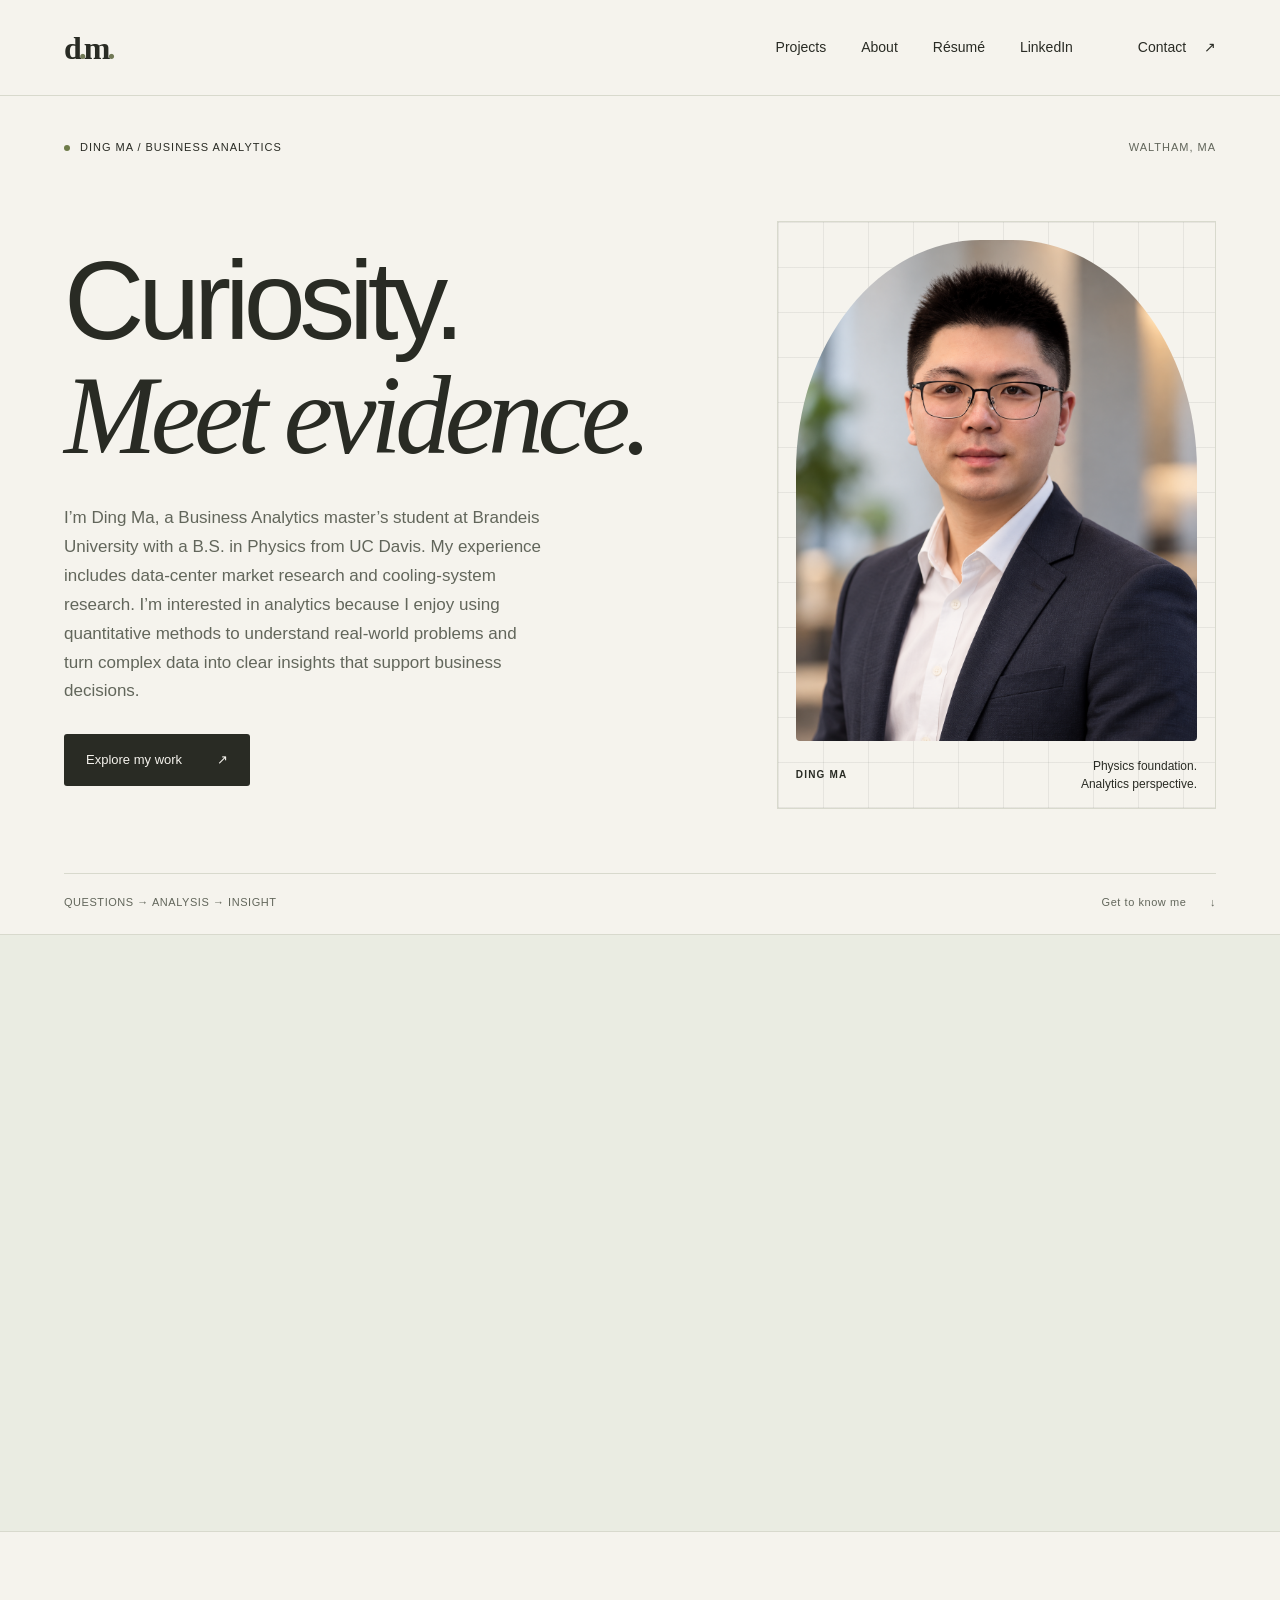
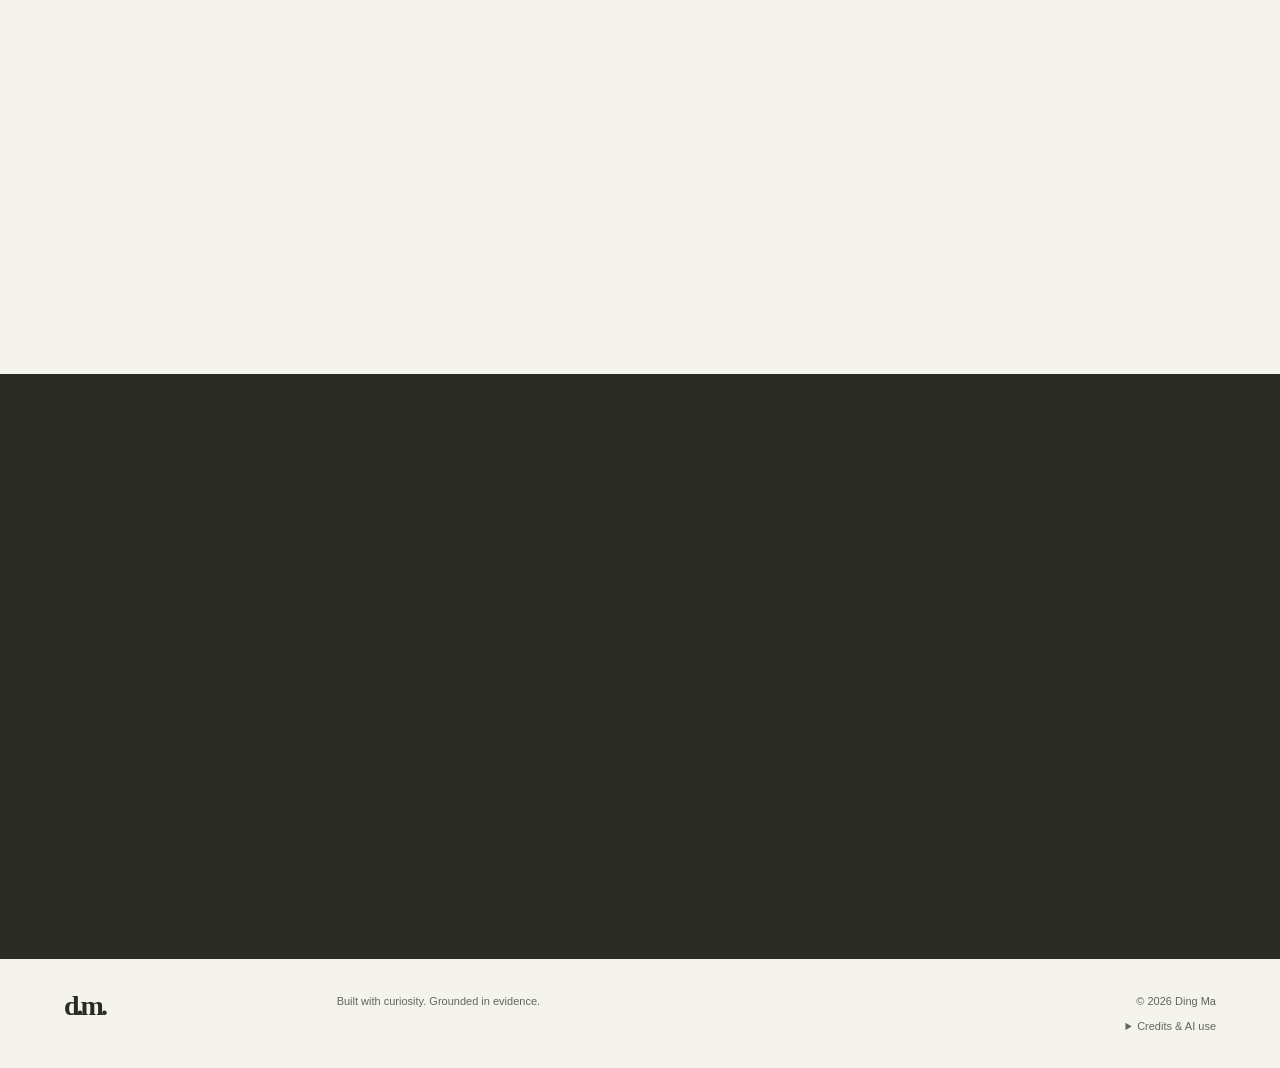
<file: index.html>
<!doctype html><html lang="en"><head><meta charset="utf-8"><meta name="viewport" content="width=device-width,initial-scale=1"><meta name="description" content="Ding Ma’s analytics portfolio: regression, public-policy data, and Boston–Cambridge mobility case studies."><meta name="theme-color" content="#f5f3ed"><meta property="og:title" content="Ding Ma — Curiosity meets evidence"><meta property="og:description" content="Ding Ma’s analytics portfolio: regression, public-policy data, and Boston–Cambridge mobility case studies."><meta property="og:type" content="website"><link rel="icon" href="assets/favicon.svg" type="image/svg+xml"><link rel="stylesheet" href="styles.css?v=12b9121ecaf1"><title>Ding Ma — Curiosity meets evidence</title><script src="app.js" defer></script><meta property="og:url" content="https://dingma-lang.github.io/personal-portfolio/index.html"><meta name="robots" content="noindex, nofollow, noimageindex"></head><body><a class="skip-link" href="#main">Skip to content</a><header class="header"><a class="brand" href="index.html" aria-label="Ding Ma home">d<span class="brand-dot">.</span>m<span class="brand-dot">.</span></a><nav id="navigation" aria-label="Main navigation"><a href="projects.html">Projects</a><a href="index.html#about">About</a><a href="resume.html">Résumé</a><a class="nav-linkedin" href="https://www.linkedin.com/in/ding-ma-7bb688257" target="_blank" rel="noopener noreferrer">LinkedIn<span class="sr-only"> (opens in a new tab)</span></a><a class="nav-contact" href="index.html#contact">Contact <span aria-hidden="true">↗</span></a></nav></header><main id="main" tabindex="-1"><section class="hero wrap"><div class="hero-kicker"><span class="status-dot" aria-hidden="true"></span> DING MA / BUSINESS ANALYTICS <span class="hero-location">WALTHAM, MA</span></div><div class="hero-grid"><div><h1>Curiosity.<br><em>Meet evidence.</em></h1><p class="hero-description">I’m Ding Ma, a Business Analytics master’s student at Brandeis University with a B.S. in Physics from UC Davis. My experience includes data-center market research and cooling-system research. I’m interested in analytics because I enjoy using quantitative methods to understand real-world problems and turn complex data into clear insights that support business decisions.</p><a class="button dark" href="projects.html">Explore my work <span aria-hidden="true">↗</span></a></div><figure class="hero-art hero-portrait"><img src="assets/ding-ma-portrait.png" alt="Portrait of Ding Ma, Business Analytics student at Brandeis University" width="1122" height="1402" fetchpriority="high" decoding="async"><figcaption><span class="portrait-name">DING MA</span><span>Physics foundation.<br>Analytics perspective.</span></figcaption></figure></div><div class="hero-bottom"><span>QUESTIONS → ANALYSIS → INSIGHT</span><a href="#about">Get to know me <span aria-hidden="true">↓</span></a></div></section><section class="about-section" id="about"><div class="wrap about-grid"><div class="reveal"><p class="eyebrow">THE PERSON BEHIND THE WORK</p><h2>A physics mindset.<br><em>A business lens.</em></h2><div class="about-mark" aria-hidden="true">f(x) <span>→</span> why?</div></div><div class="about-copy reveal"><p class="large-copy">I bring a background in physics to questions about business, policy, and data.</p><p>After completing my B.S. in Physics at UC Davis, I joined Brandeis University’s M.S. in Business Analytics program. My coursework includes regression, programming, and business models.</p><p>My experience spans data-center market research and cooling-system research.</p><a class="text-link" href="resume.html">More about my experience <span aria-hidden="true">↗</span></a><div class="skills"><p class="eyebrow">TOOLS I WORK WITH</p><div><span>Python</span><span>R</span><span>SQL</span><span>Tableau</span><span>Excel</span><span>C++</span></div></div></div></div></section><section class="approach wrap"><p class="eyebrow reveal">HOW THE WORK COMES TOGETHER</p><div class="approach-grid"><div class="reveal"><span class="step">01</span><h3>Start with a question.</h3><p>Define the decision and what the data can help answer.</p></div><div class="reveal"><span class="step">02</span><h3>Follow the evidence.</h3><p>Compare patterns, examine assumptions, and keep limitations in view.</p></div><div class="reveal"><span class="step">03</span><h3>Make it understandable.</h3><p>Bring the findings together through clear visuals and concise explanations.</p></div></div></section><section class="contact-section" id="contact"><div class="wrap reveal"><p class="eyebrow">LET’S CONNECT</p><h2>Have a good<br><em>question?</em></h2><div class="contact-bottom"><p>I’d be glad to talk about analytics,<br>research, and opportunities.</p><div><a class="contact-email" href="mailto:dingma@brandeis.edu">dingma@brandeis.edu <span aria-hidden="true">↗</span></a><a class="linkedin-profile" href="https://www.linkedin.com/in/ding-ma-7bb688257" target="_blank" rel="noopener noreferrer"><span class="linkedin-label">LinkedIn profile <span aria-hidden="true">↗</span></span><span class="profile-url">linkedin.com/in/ding-ma-7bb688257</span><span class="sr-only"> (opens in a new tab)</span></a></div></div></div></section></main><footer class="footer"><a class="brand" href="index.html" aria-label="Ding Ma home">d.m.</a><p>Built with curiosity. Grounded in evidence.</p><div><span>© 2026 Ding Ma</span><details class="credits"><summary>Credits &amp; AI use</summary><p>AI assisted with website design, code, animations, and case-study editing. Summaries and figures draw on supplied coursework. Project summaries retain authorship and credits; the R project is joint work with Pauli Wang. Statistical results are reported from the supplied materials.</p></details></div></footer><dialog class="image-dialog"><button class="dialog-close" aria-label="Close enlarged chart">Close ×</button><img alt=""><p></p></dialog></body></html>
</file>
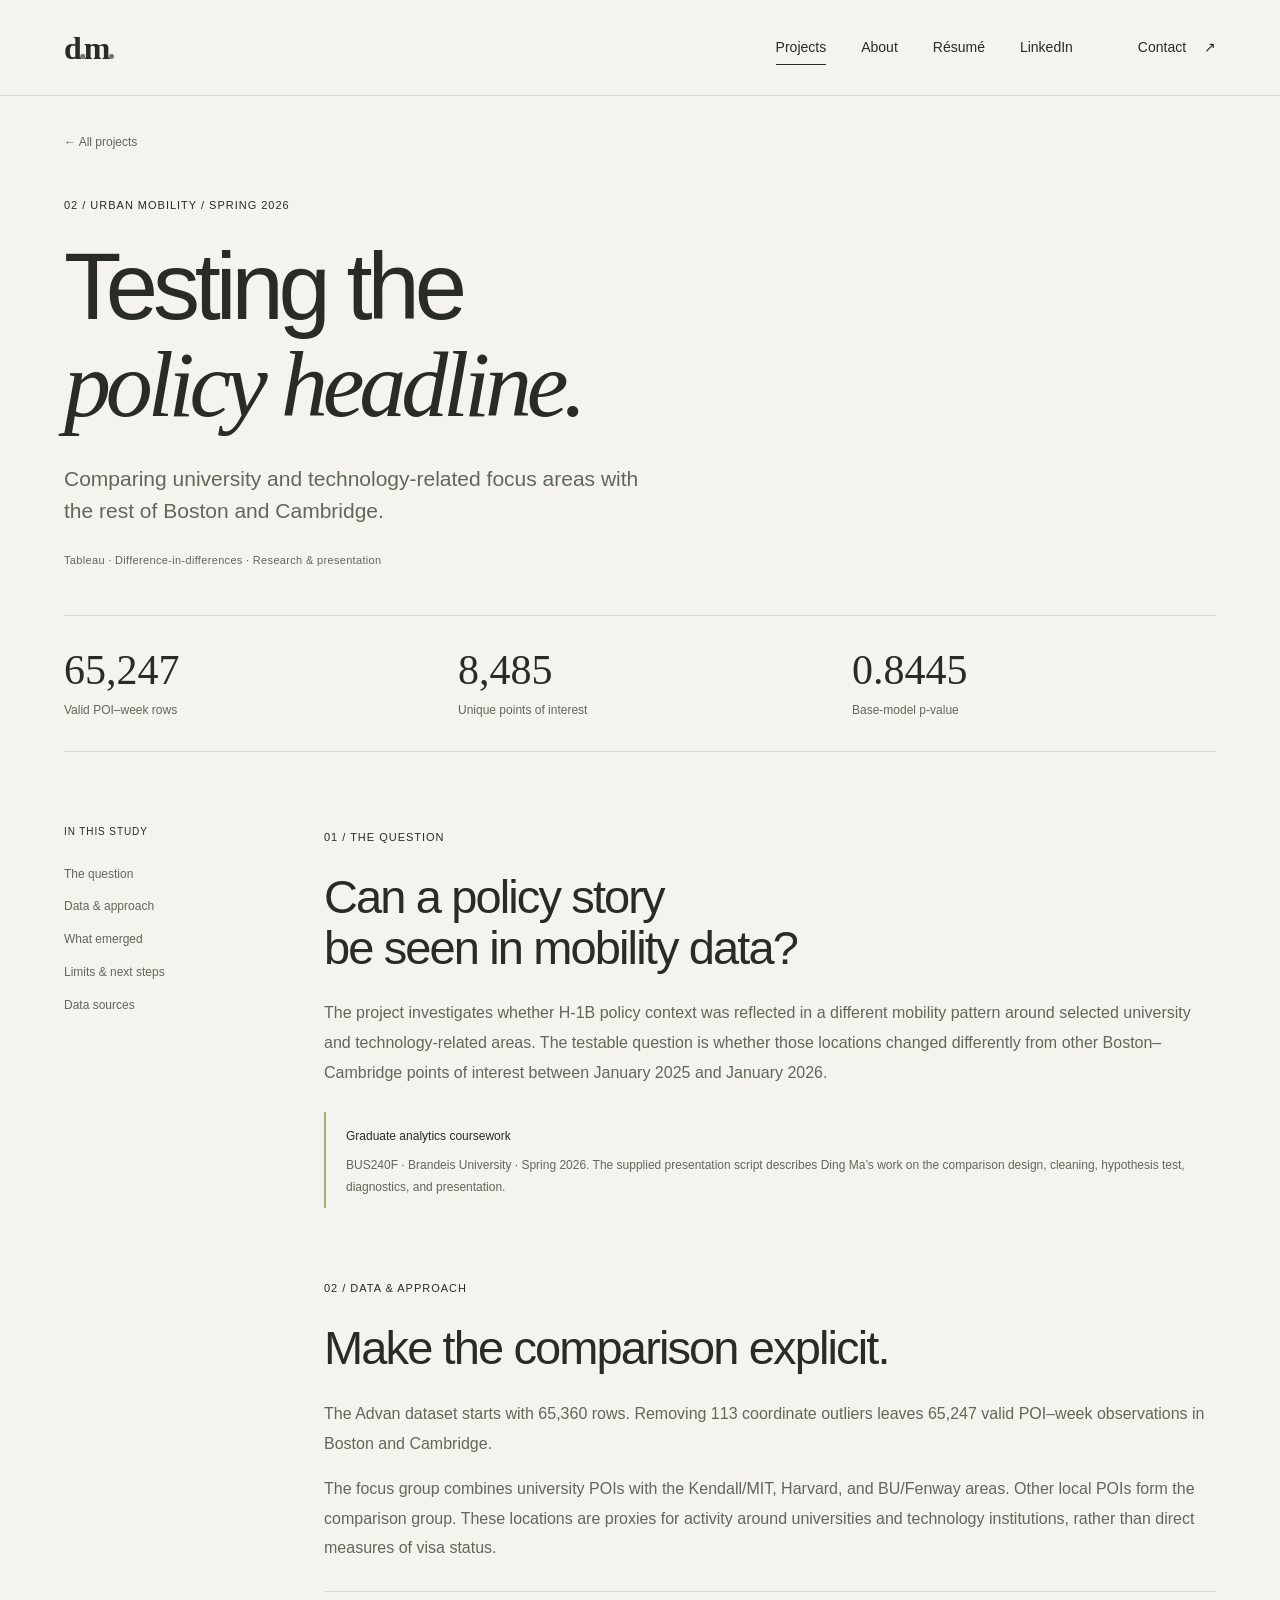
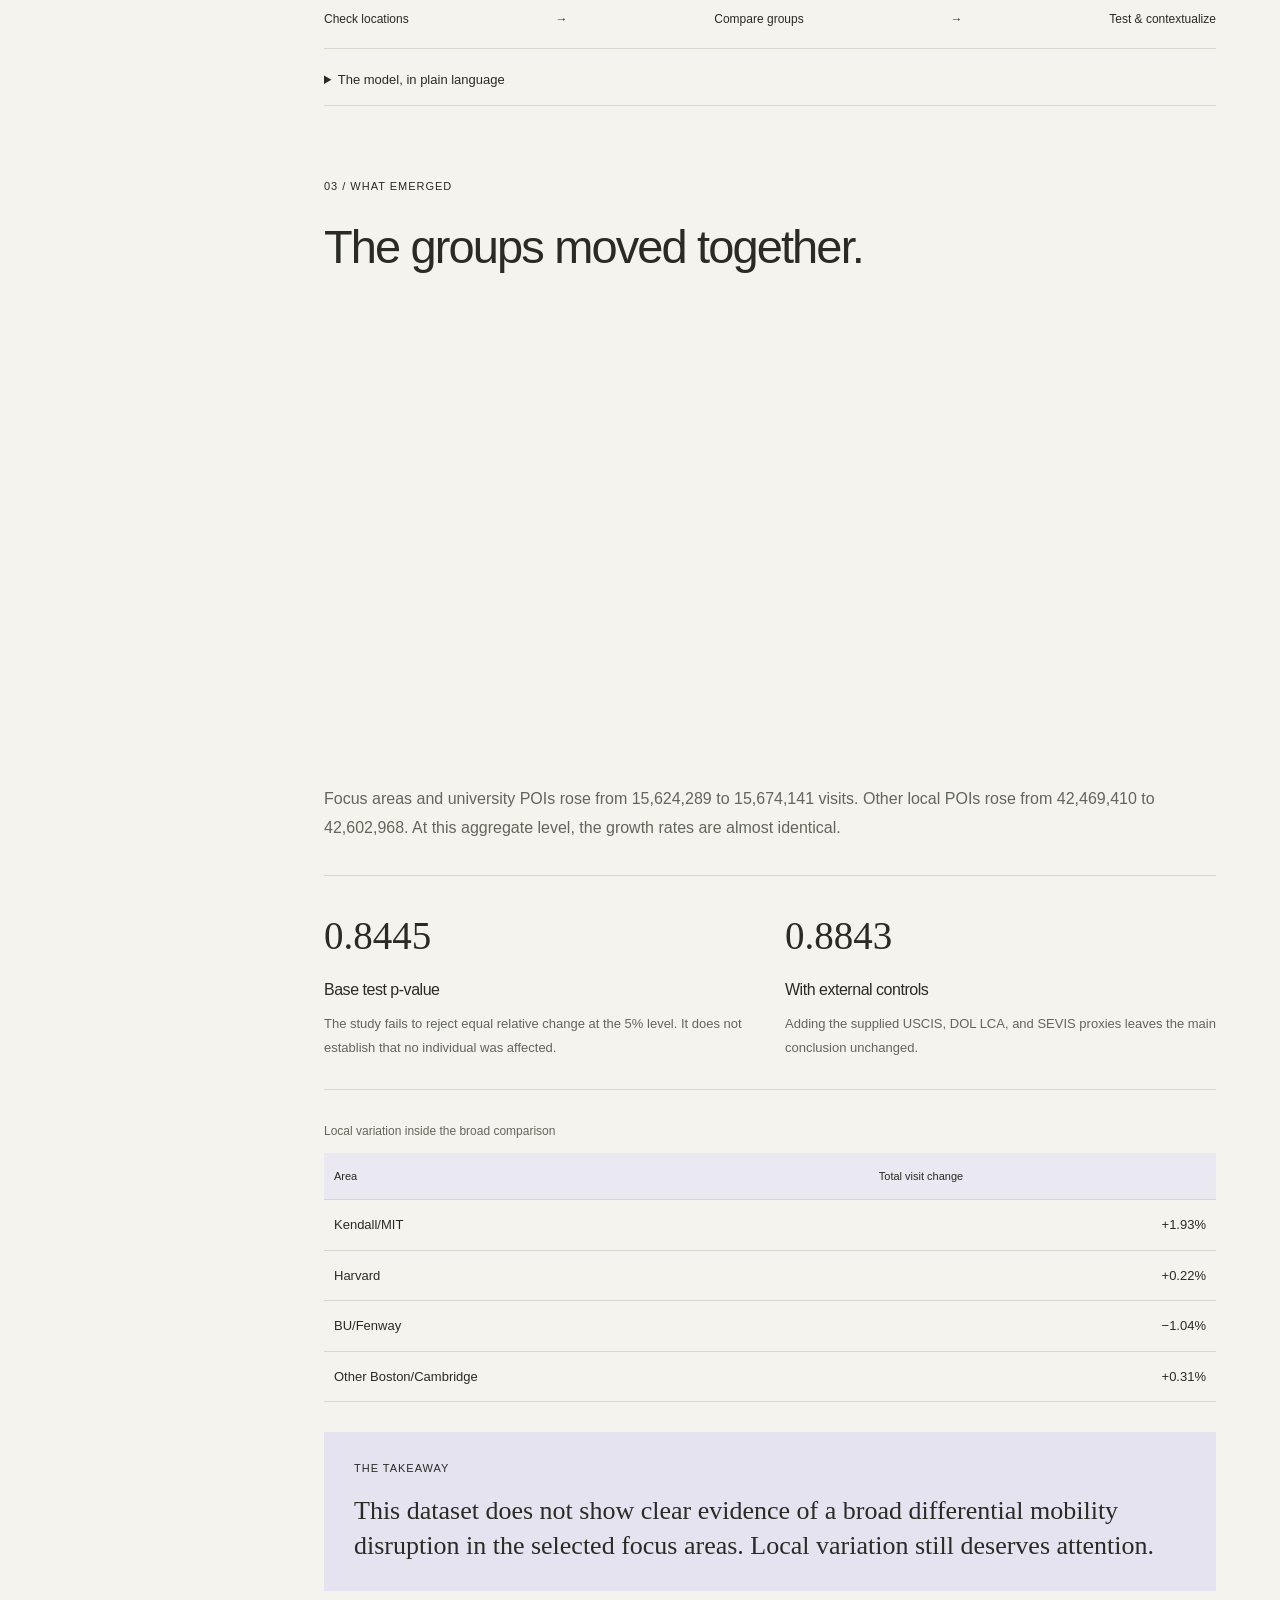
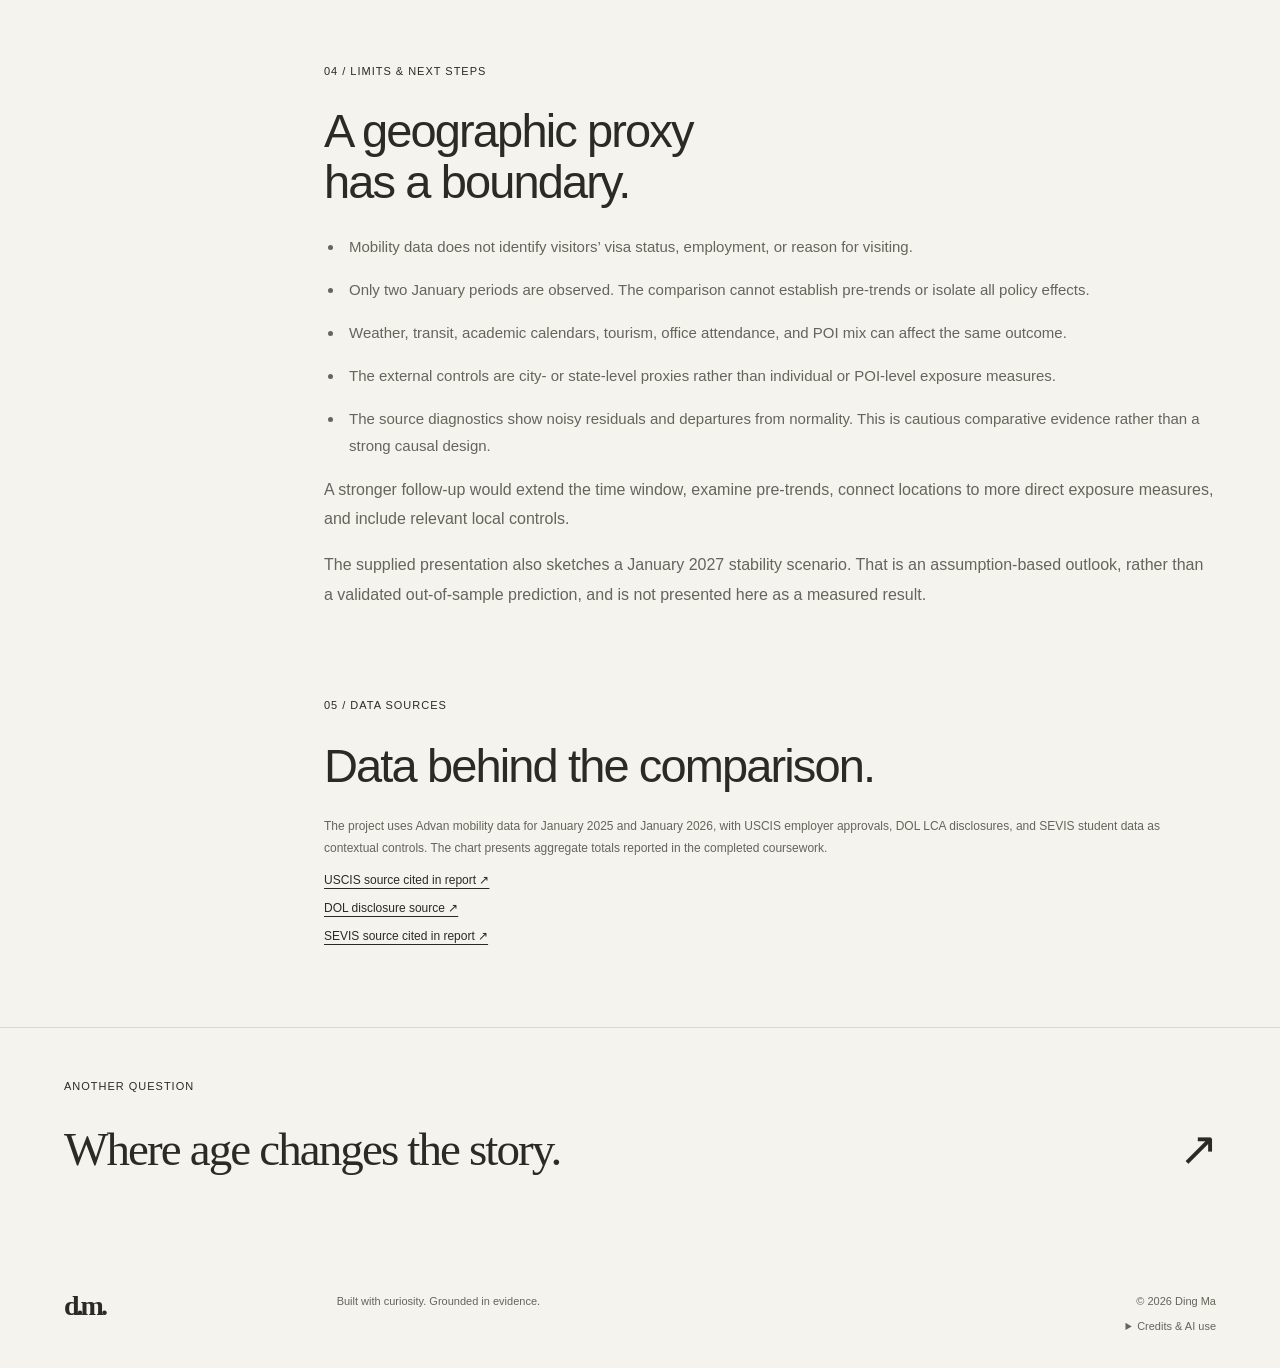
<file: boston-cambridge-mobility.html>
<!doctype html><html lang="en"><head><meta charset="utf-8"><meta name="viewport" content="width=device-width,initial-scale=1"><meta name="description" content="An evidence-led comparison of Boston–Cambridge mobility patterns around university and technology-related areas."><meta name="theme-color" content="#f5f3ed"><meta property="og:title" content="Boston–Cambridge mobility study — Ding Ma"><meta property="og:description" content="An evidence-led comparison of Boston–Cambridge mobility patterns around university and technology-related areas."><meta property="og:type" content="website"><link rel="icon" href="assets/favicon.svg" type="image/svg+xml"><link rel="stylesheet" href="styles.css?v=12b9121ecaf1"><title>Boston–Cambridge mobility study — Ding Ma</title><script src="app.js" defer></script><meta property="og:url" content="https://dingma-lang.github.io/personal-portfolio/boston-cambridge-mobility.html"><meta name="robots" content="noindex, nofollow, noimageindex"></head><body><a class="skip-link" href="#main">Skip to content</a><header class="header"><a class="brand" href="index.html" aria-label="Ding Ma home">d<span class="brand-dot">.</span>m<span class="brand-dot">.</span></a><nav id="navigation" aria-label="Main navigation"><a href="projects.html" aria-current="page">Projects</a><a href="index.html#about">About</a><a href="resume.html">Résumé</a><a class="nav-linkedin" href="https://www.linkedin.com/in/ding-ma-7bb688257" target="_blank" rel="noopener noreferrer">LinkedIn<span class="sr-only"> (opens in a new tab)</span></a><a class="nav-contact" href="index.html#contact">Contact <span aria-hidden="true">↗</span></a></nav></header><main id="main" tabindex="-1"><section class="study-hero wrap mobility"><a href="projects.html" class="back-link">← All projects</a><p class="eyebrow">02 / URBAN MOBILITY / SPRING 2026</p><h1>Testing the<br><em>policy headline.</em></h1><p class="study-deck">Comparing university and technology-related focus areas with the rest of Boston and Cambridge.</p><p class="tagline">Tableau · Difference-in-differences · Research &amp; presentation</p><div class="study-stats"><div><strong>65,247</strong><span>Valid POI–week rows</span></div><div><strong>8,485</strong><span>Unique points of interest</span></div><div><strong>0.8445</strong><span>Base-model p-value</span></div></div></section><div class="study-layout wrap"><aside class="study-nav" aria-label="Case study sections"><p class="eyebrow">IN THIS STUDY</p><a href="#question">The question</a><a href="#data">Data &amp; approach</a><a href="#findings">What emerged</a><a href="#limits">Limits &amp; next steps</a><a href="#sources">Data sources</a></aside><div class="study-body"><section id="question" class="study-section reveal"><p class="eyebrow">01 / THE QUESTION</p><h2>Can a policy story<br>be seen in mobility data?</h2><p>The project investigates whether H-1B policy context was reflected in a different mobility pattern around selected university and technology-related areas. The testable question is whether those locations changed differently from other Boston–Cambridge points of interest between January 2025 and January 2026.</p><div class="attribution"><strong>Graduate analytics coursework</strong><p>BUS240F · Brandeis University · Spring 2026. The supplied presentation script describes Ding Ma’s work on the comparison design, cleaning, hypothesis test, diagnostics, and presentation.</p></div></section><section id="data" class="study-section reveal"><p class="eyebrow">02 / DATA &amp; APPROACH</p><h2>Make the comparison explicit.</h2><p>The Advan dataset starts with 65,360 rows. Removing 113 coordinate outliers leaves 65,247 valid POI–week observations in Boston and Cambridge.</p><p>The focus group combines university POIs with the Kendall/MIT, Harvard, and BU/Fenway areas. Other local POIs form the comparison group. These locations are proxies for activity around universities and technology institutions, rather than direct measures of visa status.</p><div class="method-line"><span>Check locations</span><span aria-hidden="true">→</span><span>Compare groups</span><span aria-hidden="true">→</span><span>Test &amp; contextualize</span></div><details class="technical-detail"><summary>The model, in plain language</summary><p>The model uses log(1 + visits), focus-group status, year, and their interaction. The interaction asks whether focus areas changed differently between the two January periods. The original report provides the specification and estimates.</p></details></section><section id="findings" class="study-section"><p class="eyebrow reveal">03 / WHAT EMERGED</p><h2 class="reveal">The groups moved together.</h2><figure class="study-figure reveal"><a class="chart-zoom" href="assets/mobility-comparison.svg" data-chart data-caption="Rounded total-visit changes from the supplied final report. This descriptive comparison is distinct from the log-scale regression estimate." aria-label="Enlarge chart: Focus areas gained 0.32 percent in visits; other local POIs gained 0.31 percent."><img src="assets/mobility-comparison.svg" alt="Focus areas gained 0.32 percent in visits; other local POIs gained 0.31 percent." loading="lazy"><span class="zoom-label">Enlarge ↗</span></a><figcaption>Rounded total-visit changes from the supplied final report. This descriptive comparison is distinct from the log-scale regression estimate.</figcaption></figure><p class="reveal">Focus areas and university POIs rose from 15,624,289 to 15,674,141 visits. Other local POIs rose from 42,469,410 to 42,602,968. At this aggregate level, the growth rates are almost identical.</p><div class="finding-grid reveal"><div><strong>0.8445</strong><h3>Base test p-value</h3><p>The study fails to reject equal relative change at the 5% level. It does not establish that no individual was affected.</p></div><div><strong>0.8843</strong><h3>With external controls</h3><p>Adding the supplied USCIS, DOL LCA, and SEVIS proxies leaves the main conclusion unchanged.</p></div></div><div class="table-scroll reveal"><table><caption>Local variation inside the broad comparison</caption><thead><tr><th scope="col">Area</th><th scope="col">Total visit change</th></tr></thead><tbody><tr><th scope="row">Kendall/MIT</th><td>+1.93%</td></tr><tr><th scope="row">Harvard</th><td>+0.22%</td></tr><tr><th scope="row">BU/Fenway</th><td>−1.04%</td></tr><tr><th scope="row">Other Boston/Cambridge</th><td>+0.31%</td></tr></tbody></table></div><div class="takeaway reveal"><span class="eyebrow">THE TAKEAWAY</span><p>This dataset does not show clear evidence of a broad differential mobility disruption in the selected focus areas. Local variation still deserves attention.</p></div></section><section id="limits" class="study-section reveal"><p class="eyebrow">04 / LIMITS &amp; NEXT STEPS</p><h2>A geographic proxy<br>has a boundary.</h2><ul class="limitation-list"><li>Mobility data does not identify visitors’ visa status, employment, or reason for visiting.</li><li>Only two January periods are observed. The comparison cannot establish pre-trends or isolate all policy effects.</li><li>Weather, transit, academic calendars, tourism, office attendance, and POI mix can affect the same outcome.</li><li>The external controls are city- or state-level proxies rather than individual or POI-level exposure measures.</li><li>The source diagnostics show noisy residuals and departures from normality. This is cautious comparative evidence rather than a strong causal design.</li></ul><p>A stronger follow-up would extend the time window, examine pre-trends, connect locations to more direct exposure measures, and include relevant local controls.</p><p>The supplied presentation also sketches a January 2027 stability scenario. That is an assumption-based outlook, rather than a validated out-of-sample prediction, and is not presented here as a measured result.</p></section><section id="sources" class="study-section reveal"><p class="eyebrow">05 / DATA SOURCES</p><h2>Data behind the comparison.</h2><p class="source-note">The project uses Advan mobility data for January 2025 and January 2026, with USCIS employer approvals, DOL LCA disclosures, and SEVIS student data as contextual controls. The chart presents aggregate totals reported in the completed coursework.</p><div class="source-links"><a href="https://www.uscis.gov/archive/h-1b-employer-data-hub-files" target="_blank" rel="noopener noreferrer">USCIS source cited in report ↗<span class="sr-only"> (opens in a new tab)</span></a><a href="https://www.dol.gov/agencies/eta/foreign-labor/performance" target="_blank" rel="noopener noreferrer">DOL disclosure source ↗<span class="sr-only"> (opens in a new tab)</span></a><a href="https://studyinthestates.dhs.gov/sevis-by-the-numbers/sevis-by-the-numbers-data" target="_blank" rel="noopener noreferrer">SEVIS source cited in report ↗<span class="sr-only"> (opens in a new tab)</span></a></div></section></div></div><section class="next-project wrap reveal"><p class="eyebrow">ANOTHER QUESTION</p><a href="child-maltreatment.html">Where age changes the story. <span aria-hidden="true">↗</span></a></section></main><footer class="footer"><a class="brand" href="index.html" aria-label="Ding Ma home">d.m.</a><p>Built with curiosity. Grounded in evidence.</p><div><span>© 2026 Ding Ma</span><details class="credits"><summary>Credits &amp; AI use</summary><p>AI assisted with website design, code, animations, and case-study editing. Summaries and figures draw on supplied coursework. Project summaries retain authorship and credits; the R project is joint work with Pauli Wang. Statistical results are reported from the supplied materials.</p></details></div></footer><dialog class="image-dialog"><button class="dialog-close" aria-label="Close enlarged chart">Close ×</button><img alt=""><p></p></dialog></body></html>
</file>
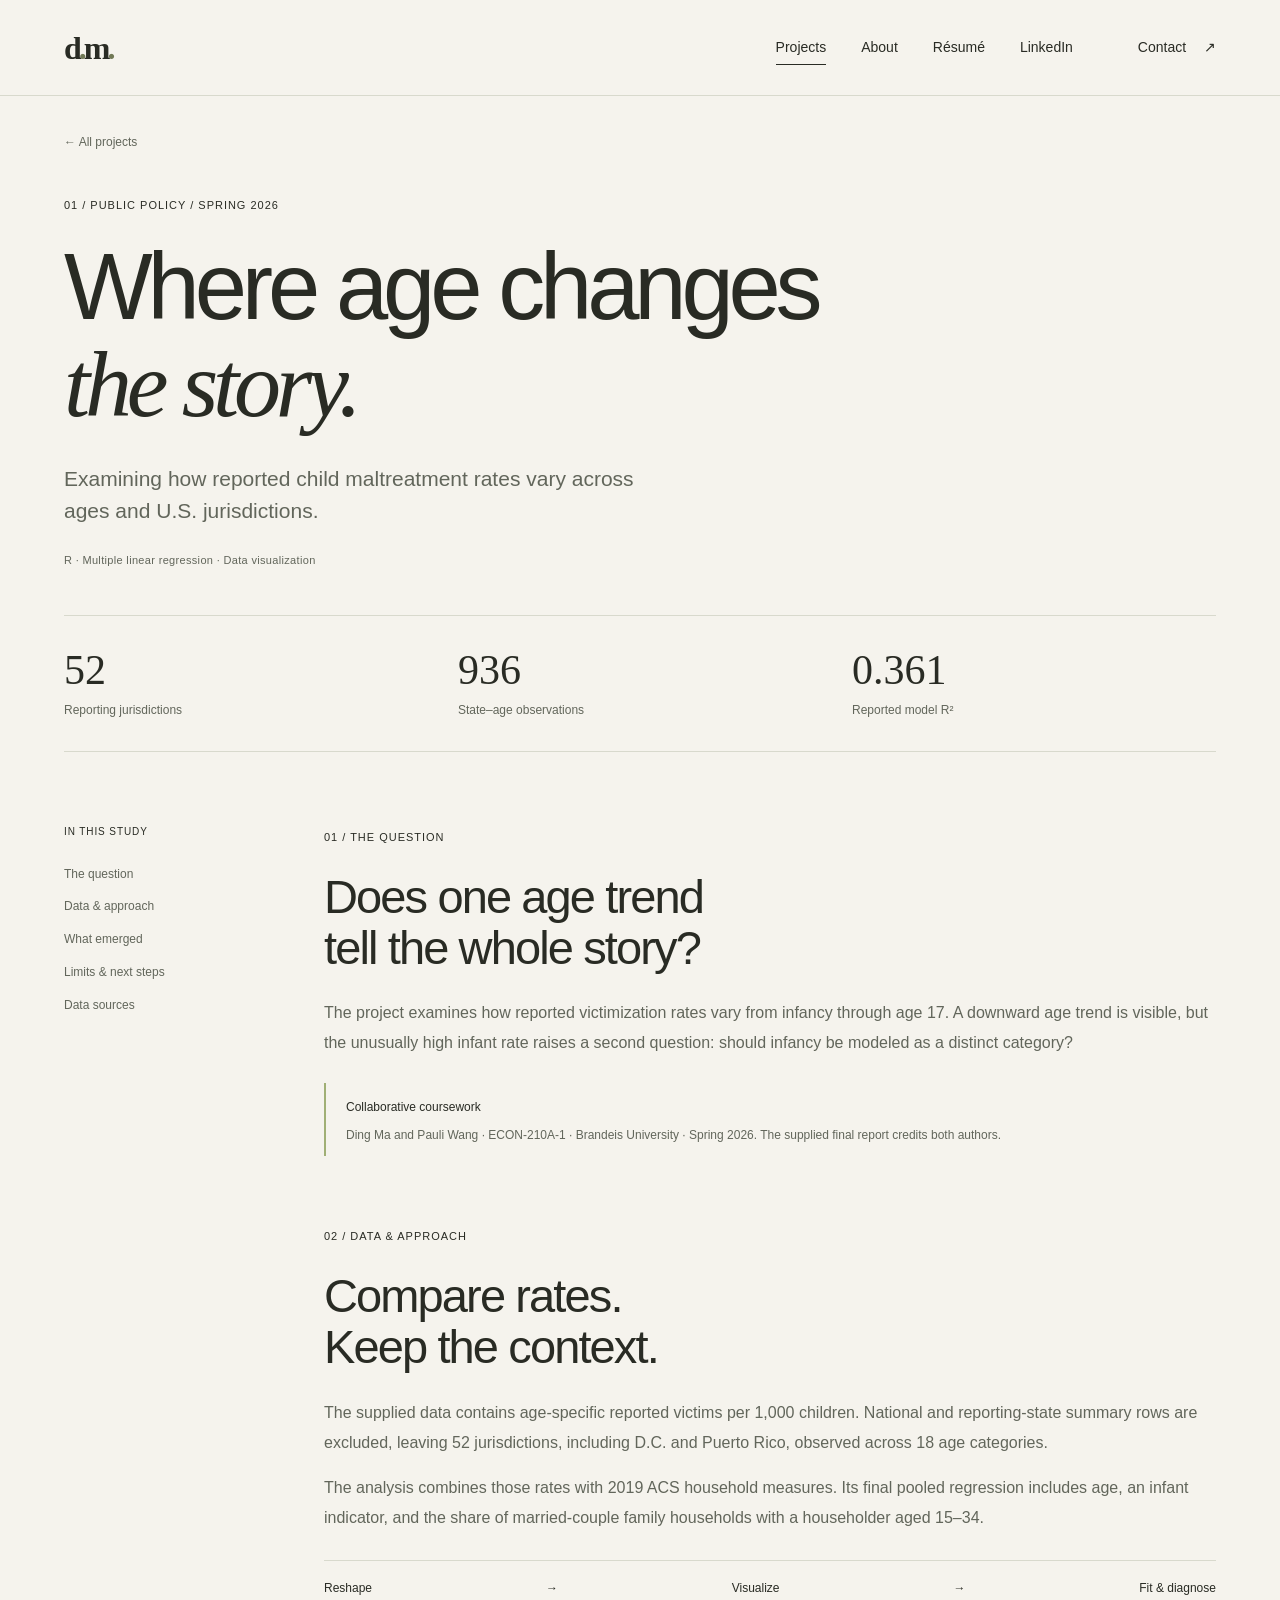
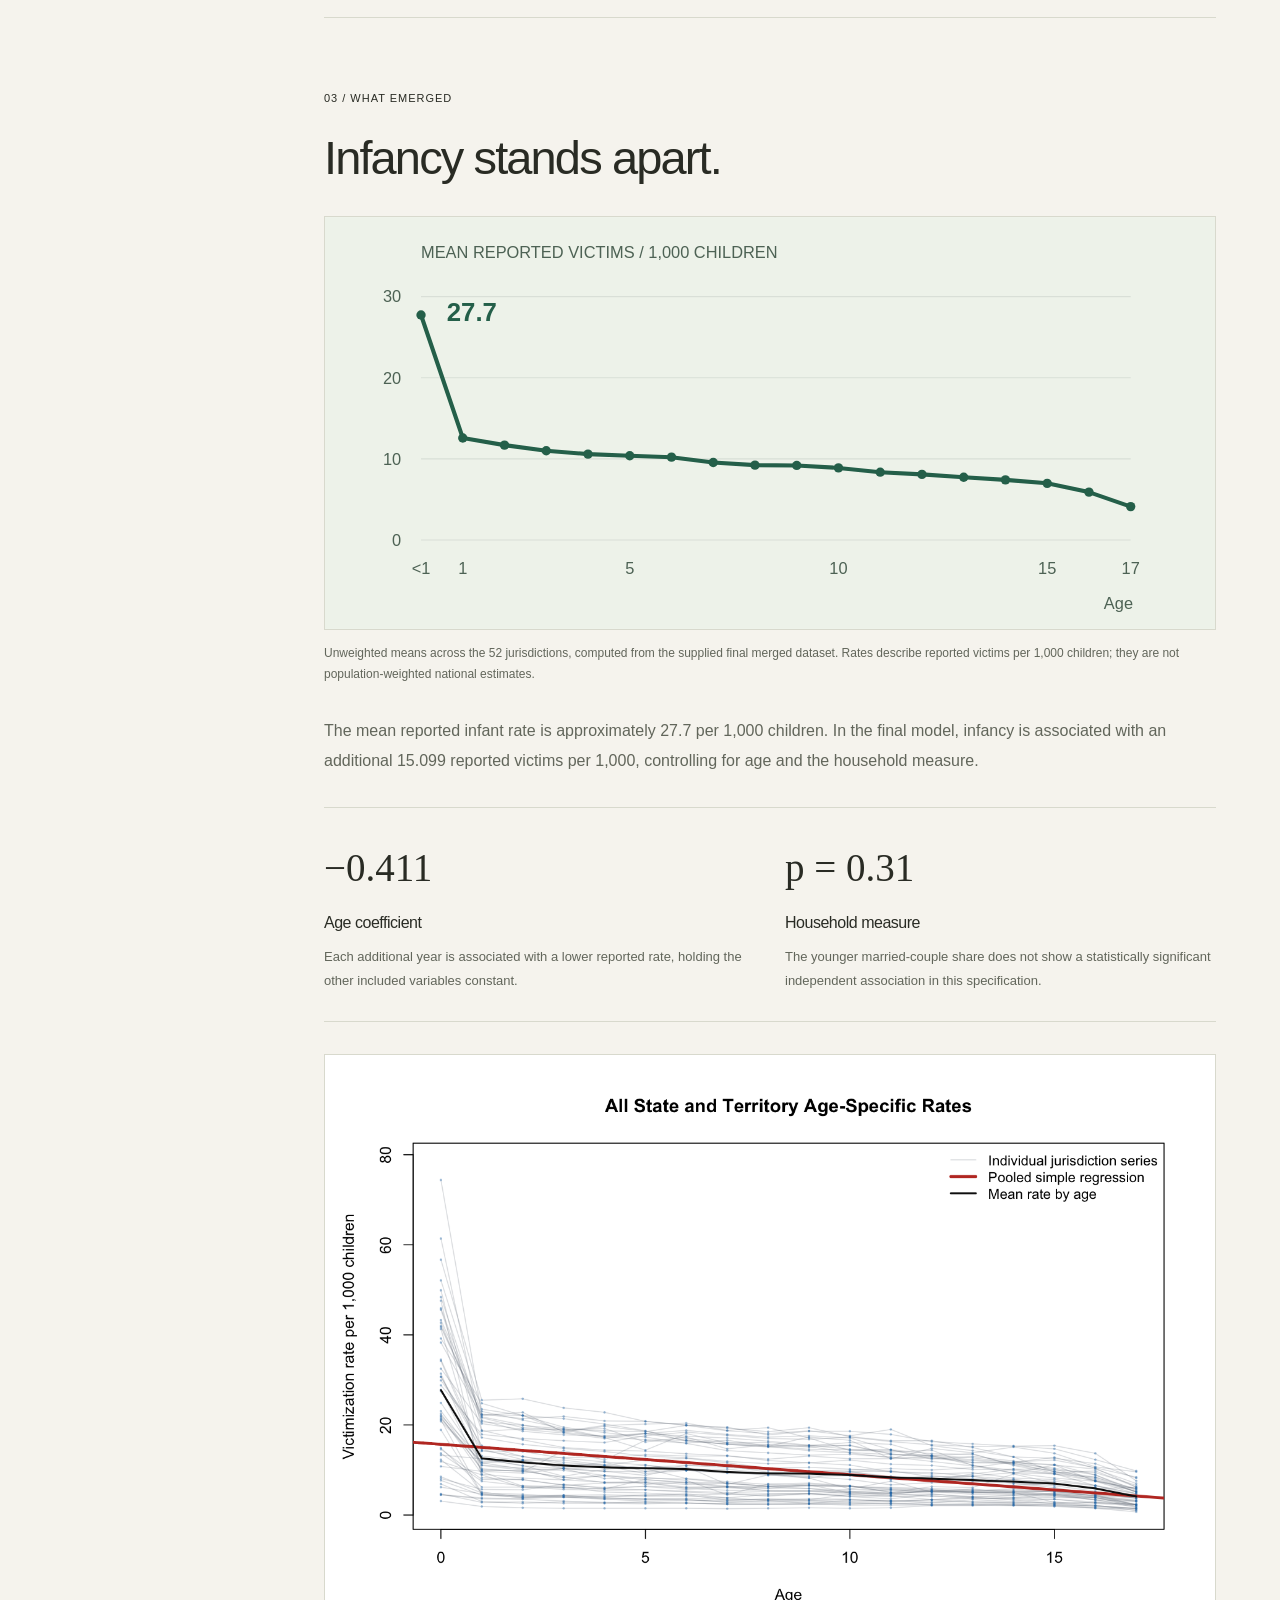
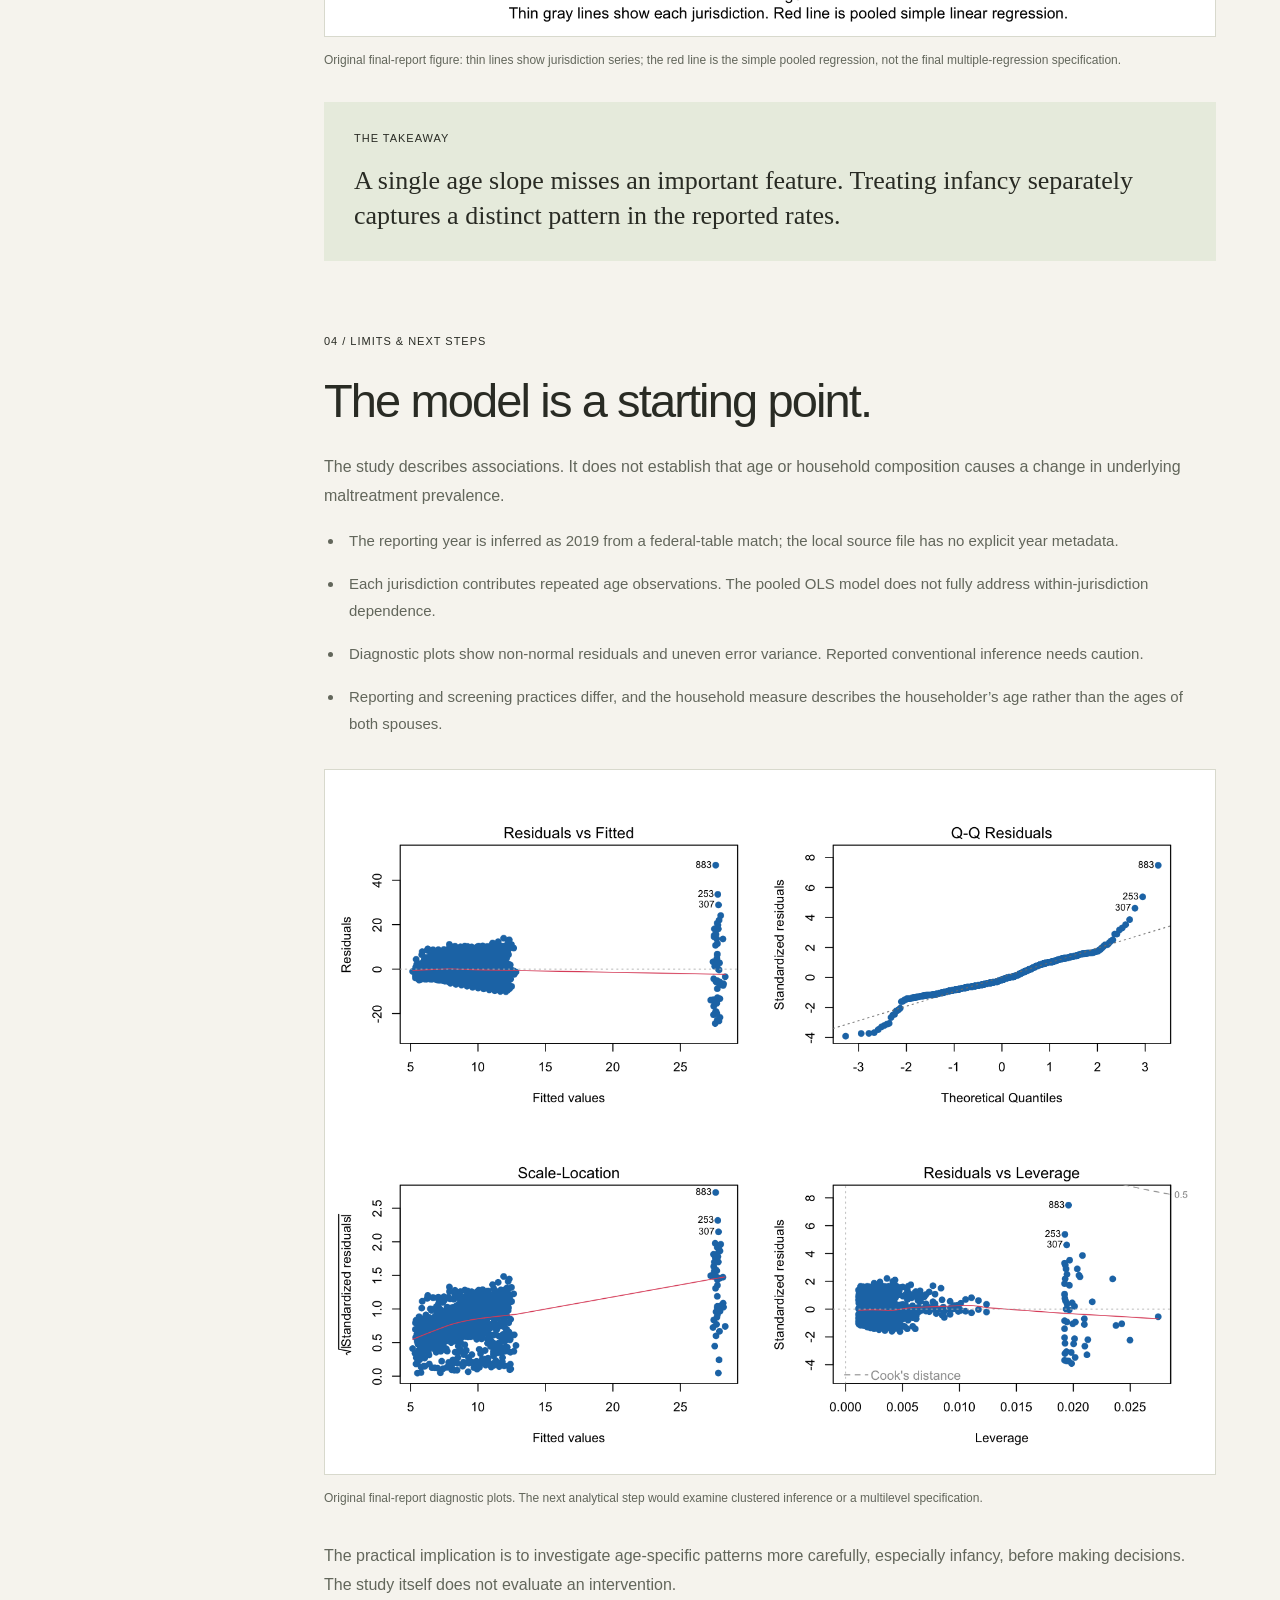
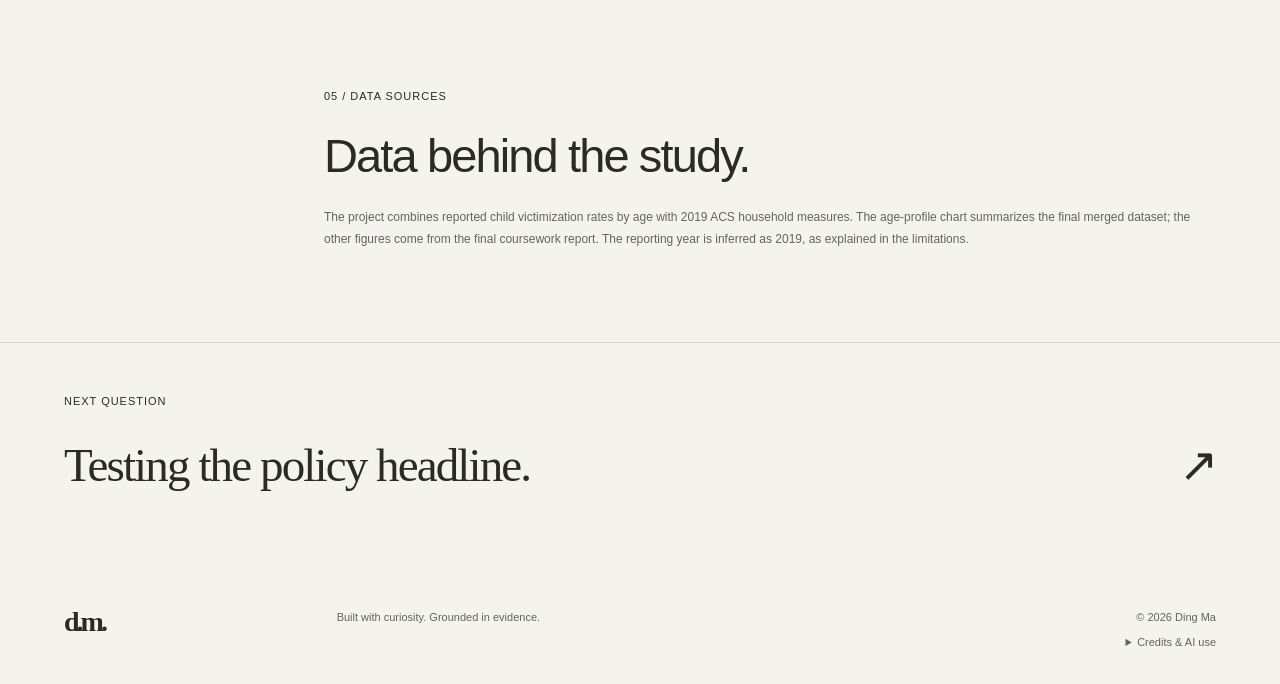
<file: child-maltreatment.html>
<!doctype html><html lang="en"><head><meta charset="utf-8"><meta name="viewport" content="width=device-width,initial-scale=1"><meta name="description" content="A collaborative R coursework study of age-specific reported child maltreatment rates across 52 jurisdictions."><meta name="theme-color" content="#f5f3ed"><meta property="og:title" content="Child maltreatment regression study — Ding Ma"><meta property="og:description" content="A collaborative R coursework study of age-specific reported child maltreatment rates across 52 jurisdictions."><meta property="og:type" content="website"><link rel="icon" href="assets/favicon.svg" type="image/svg+xml"><link rel="stylesheet" href="styles.css?v=12b9121ecaf1"><title>Child maltreatment regression study — Ding Ma</title><script src="app.js" defer></script><meta property="og:url" content="https://dingma-lang.github.io/personal-portfolio/child-maltreatment.html"><meta name="robots" content="noindex, nofollow, noimageindex"></head><body><a class="skip-link" href="#main">Skip to content</a><header class="header"><a class="brand" href="index.html" aria-label="Ding Ma home">d<span class="brand-dot">.</span>m<span class="brand-dot">.</span></a><nav id="navigation" aria-label="Main navigation"><a href="projects.html" aria-current="page">Projects</a><a href="index.html#about">About</a><a href="resume.html">Résumé</a><a class="nav-linkedin" href="https://www.linkedin.com/in/ding-ma-7bb688257" target="_blank" rel="noopener noreferrer">LinkedIn<span class="sr-only"> (opens in a new tab)</span></a><a class="nav-contact" href="index.html#contact">Contact <span aria-hidden="true">↗</span></a></nav></header><main id="main" tabindex="-1"><section class="study-hero wrap child"><a href="projects.html" class="back-link">← All projects</a><p class="eyebrow">01 / PUBLIC POLICY / SPRING 2026</p><h1>Where age changes<br><em>the story.</em></h1><p class="study-deck">Examining how reported child maltreatment rates vary across ages and U.S. jurisdictions.</p><p class="tagline">R · Multiple linear regression · Data visualization</p><div class="study-stats"><div><strong>52</strong><span>Reporting jurisdictions</span></div><div><strong>936</strong><span>State–age observations</span></div><div><strong>0.361</strong><span>Reported model R²</span></div></div></section><div class="study-layout wrap"><aside class="study-nav" aria-label="Case study sections"><p class="eyebrow">IN THIS STUDY</p><a href="#question">The question</a><a href="#data">Data &amp; approach</a><a href="#findings">What emerged</a><a href="#limits">Limits &amp; next steps</a><a href="#sources">Data sources</a></aside><div class="study-body"><section id="question" class="study-section reveal"><p class="eyebrow">01 / THE QUESTION</p><h2>Does one age trend<br>tell the whole story?</h2><p>The project examines how reported victimization rates vary from infancy through age 17. A downward age trend is visible, but the unusually high infant rate raises a second question: should infancy be modeled as a distinct category?</p><div class="attribution"><strong>Collaborative coursework</strong><p>Ding Ma and Pauli Wang · ECON-210A-1 · Brandeis University · Spring 2026. The supplied final report credits both authors.</p></div></section><section id="data" class="study-section reveal"><p class="eyebrow">02 / DATA &amp; APPROACH</p><h2>Compare rates.<br>Keep the context.</h2><p>The supplied data contains age-specific reported victims per 1,000 children. National and reporting-state summary rows are excluded, leaving 52 jurisdictions, including D.C. and Puerto Rico, observed across 18 age categories.</p><p>The analysis combines those rates with 2019 ACS household measures. Its final pooled regression includes age, an infant indicator, and the share of married-couple family households with a householder aged 15–34.</p><div class="method-line"><span>Reshape</span><span aria-hidden="true">→</span><span>Visualize</span><span aria-hidden="true">→</span><span>Fit &amp; diagnose</span></div></section><section id="findings" class="study-section"><p class="eyebrow reveal">03 / WHAT EMERGED</p><h2 class="reveal">Infancy stands apart.</h2><figure class="study-figure reveal"><a class="chart-zoom" href="assets/age-profile.svg" data-chart data-caption="Unweighted means across the 52 jurisdictions, computed from the supplied final merged dataset. Rates describe reported victims per 1,000 children; they are not population-weighted national estimates." aria-label="Enlarge chart: Mean victimization rates by age across 52 reporting jurisdictions."><img src="assets/age-profile.svg" alt="Mean victimization rates by age across 52 reporting jurisdictions." loading="lazy"><span class="zoom-label">Enlarge ↗</span></a><figcaption>Unweighted means across the 52 jurisdictions, computed from the supplied final merged dataset. Rates describe reported victims per 1,000 children; they are not population-weighted national estimates.</figcaption></figure><p class="reveal">The mean reported infant rate is approximately 27.7 per 1,000 children. In the final model, infancy is associated with an additional 15.099 reported victims per 1,000, controlling for age and the household measure.</p><div class="finding-grid reveal"><div><strong>−0.411</strong><h3>Age coefficient</h3><p>Each additional year is associated with a lower reported rate, holding the other included variables constant.</p></div><div><strong>p = 0.31</strong><h3>Household measure</h3><p>The younger married-couple share does not show a statistically significant independent association in this specification.</p></div></div><figure class="study-figure reveal"><a class="chart-zoom" href="assets/child-image3.png" data-chart data-caption="Original final-report figure: thin lines show jurisdiction series; the red line is the simple pooled regression, not the final multiple-regression specification." aria-label="Enlarge chart: All jurisdiction age-specific rates, with a pooled regression line and mean age profile."><img src="assets/child-image3.png" alt="All jurisdiction age-specific rates, with a pooled regression line and mean age profile." loading="lazy"><span class="zoom-label">Enlarge ↗</span></a><figcaption>Original final-report figure: thin lines show jurisdiction series; the red line is the simple pooled regression, not the final multiple-regression specification.</figcaption></figure><div class="takeaway reveal"><span class="eyebrow">THE TAKEAWAY</span><p>A single age slope misses an important feature. Treating infancy separately captures a distinct pattern in the reported rates.</p></div></section><section id="limits" class="study-section"><p class="eyebrow reveal">04 / LIMITS &amp; NEXT STEPS</p><h2 class="reveal">The model is a starting point.</h2><p class="reveal">The study describes associations. It does not establish that age or household composition causes a change in underlying maltreatment prevalence.</p><ul class="limitation-list reveal"><li>The reporting year is inferred as 2019 from a federal-table match; the local source file has no explicit year metadata.</li><li>Each jurisdiction contributes repeated age observations. The pooled OLS model does not fully address within-jurisdiction dependence.</li><li>Diagnostic plots show non-normal residuals and uneven error variance. Reported conventional inference needs caution.</li><li>Reporting and screening practices differ, and the household measure describes the householder’s age rather than the ages of both spouses.</li></ul><figure class="study-figure reveal"><a class="chart-zoom" href="assets/child-image1.png" data-chart data-caption="Original final-report diagnostic plots. The next analytical step would examine clustered inference or a multilevel specification." aria-label="Enlarge chart: Four regression diagnostic plots showing tail departures and uneven residual spread."><img src="assets/child-image1.png" alt="Four regression diagnostic plots showing tail departures and uneven residual spread." loading="lazy"><span class="zoom-label">Enlarge ↗</span></a><figcaption>Original final-report diagnostic plots. The next analytical step would examine clustered inference or a multilevel specification.</figcaption></figure><p class="reveal">The practical implication is to investigate age-specific patterns more carefully, especially infancy, before making decisions. The study itself does not evaluate an intervention.</p></section><section id="sources" class="study-section reveal"><p class="eyebrow">05 / DATA SOURCES</p><h2>Data behind the study.</h2><p class="source-note">The project combines reported child victimization rates by age with 2019 ACS household measures. The age-profile chart summarizes the final merged dataset; the other figures come from the final coursework report. The reporting year is inferred as 2019, as explained in the limitations.</p></section></div></div><section class="next-project wrap reveal"><p class="eyebrow">NEXT QUESTION</p><a href="boston-cambridge-mobility.html">Testing the policy headline. <span aria-hidden="true">↗</span></a></section></main><footer class="footer"><a class="brand" href="index.html" aria-label="Ding Ma home">d.m.</a><p>Built with curiosity. Grounded in evidence.</p><div><span>© 2026 Ding Ma</span><details class="credits"><summary>Credits &amp; AI use</summary><p>AI assisted with website design, code, animations, and case-study editing. Summaries and figures draw on supplied coursework. Project summaries retain authorship and credits; the R project is joint work with Pauli Wang. Statistical results are reported from the supplied materials.</p></details></div></footer><dialog class="image-dialog"><button class="dialog-close" aria-label="Close enlarged chart">Close ×</button><img alt=""><p></p></dialog></body></html>
</file>
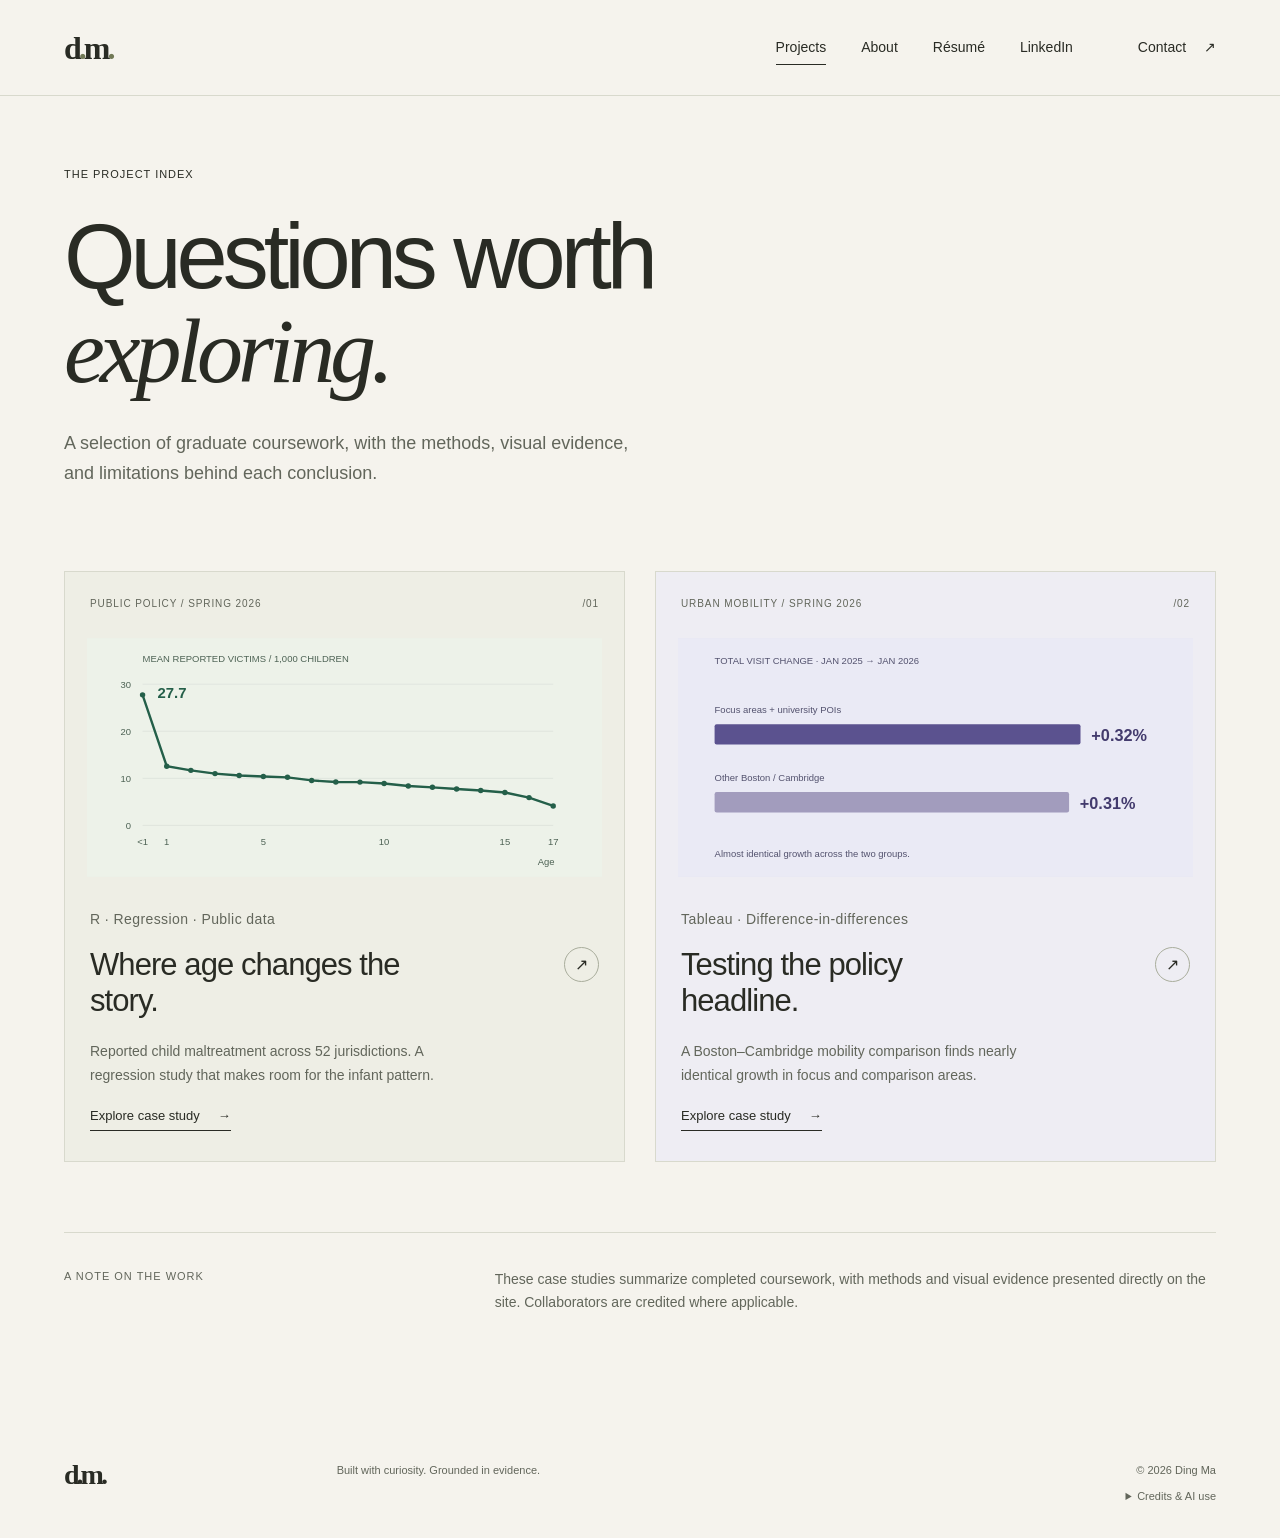
<file: projects.html>
<!doctype html><html lang="en"><head><meta charset="utf-8"><meta name="viewport" content="width=device-width,initial-scale=1"><meta name="description" content="Explore Ding Ma’s graduate analytics projects, methods, charts, and supporting reports."><meta name="theme-color" content="#f5f3ed"><meta property="og:title" content="Selected projects — Ding Ma"><meta property="og:description" content="Explore Ding Ma’s graduate analytics projects, methods, charts, and supporting reports."><meta property="og:type" content="website"><link rel="icon" href="assets/favicon.svg" type="image/svg+xml"><link rel="stylesheet" href="styles.css?v=12b9121ecaf1"><title>Selected projects — Ding Ma</title><script src="app.js" defer></script><meta property="og:url" content="https://dingma-lang.github.io/personal-portfolio/projects.html"><meta name="robots" content="noindex, nofollow, noimageindex"></head><body><a class="skip-link" href="#main">Skip to content</a><header class="header"><a class="brand" href="index.html" aria-label="Ding Ma home">d<span class="brand-dot">.</span>m<span class="brand-dot">.</span></a><nav id="navigation" aria-label="Main navigation"><a href="projects.html" aria-current="page">Projects</a><a href="index.html#about">About</a><a href="resume.html">Résumé</a><a class="nav-linkedin" href="https://www.linkedin.com/in/ding-ma-7bb688257" target="_blank" rel="noopener noreferrer">LinkedIn<span class="sr-only"> (opens in a new tab)</span></a><a class="nav-contact" href="index.html#contact">Contact <span aria-hidden="true">↗</span></a></nav></header><main id="main" tabindex="-1"><section class="page-intro wrap"><p class="eyebrow">THE PROJECT INDEX</p><h1>Questions worth<br><em>exploring.</em></h1><p class="intro-copy">A selection of graduate coursework, with the methods, visual evidence, and limitations behind each conclusion.</p></section><section class="wrap index-projects"><div class="project-grid"><article class="project-card child reveal"><a class="card-link" href="child-maltreatment.html"><div class="card-top"><span>PUBLIC POLICY / SPRING 2026</span><span>/01</span></div><div class="card-visual"><img src="assets/age-profile.svg" alt="Mean reported victimization rates decline from infancy to age 17." loading="lazy" width="760" height="352"></div><div class="card-info"><p class="tagline">R · Regression · Public data</p><div class="card-title"><h3>Where age changes the story.</h3><span class="round-arrow" aria-hidden="true">↗</span></div><p>Reported child maltreatment across 52 jurisdictions. A regression study that makes room for the infant pattern.</p><span class="text-link">Explore case study <span aria-hidden="true">→</span></span></div></a></article><article class="project-card mobility reveal"><a class="card-link" href="boston-cambridge-mobility.html"><div class="card-top"><span>URBAN MOBILITY / SPRING 2026</span><span>/02</span></div><div class="card-visual"><img src="assets/mobility-comparison.svg" alt="Focus-area visits rose 0.32%; comparison-area visits rose 0.31%." loading="lazy" width="760" height="352"></div><div class="card-info"><p class="tagline">Tableau · Difference-in-differences</p><div class="card-title"><h3>Testing the policy headline.</h3><span class="round-arrow" aria-hidden="true">↗</span></div><p>A Boston–Cambridge mobility comparison finds nearly identical growth in focus and comparison areas.</p><span class="text-link">Explore case study <span aria-hidden="true">→</span></span></div></a></article></div><div class="index-note"><span class="eyebrow">A NOTE ON THE WORK</span><p>These case studies summarize completed coursework, with methods and visual evidence presented directly on the site. Collaborators are credited where applicable.</p></div></section></main><footer class="footer"><a class="brand" href="index.html" aria-label="Ding Ma home">d.m.</a><p>Built with curiosity. Grounded in evidence.</p><div><span>© 2026 Ding Ma</span><details class="credits"><summary>Credits &amp; AI use</summary><p>AI assisted with website design, code, animations, and case-study editing. Summaries and figures draw on supplied coursework. Project summaries retain authorship and credits; the R project is joint work with Pauli Wang. Statistical results are reported from the supplied materials.</p></details></div></footer><dialog class="image-dialog"><button class="dialog-close" aria-label="Close enlarged chart">Close ×</button><img alt=""><p></p></dialog></body></html>
</file>
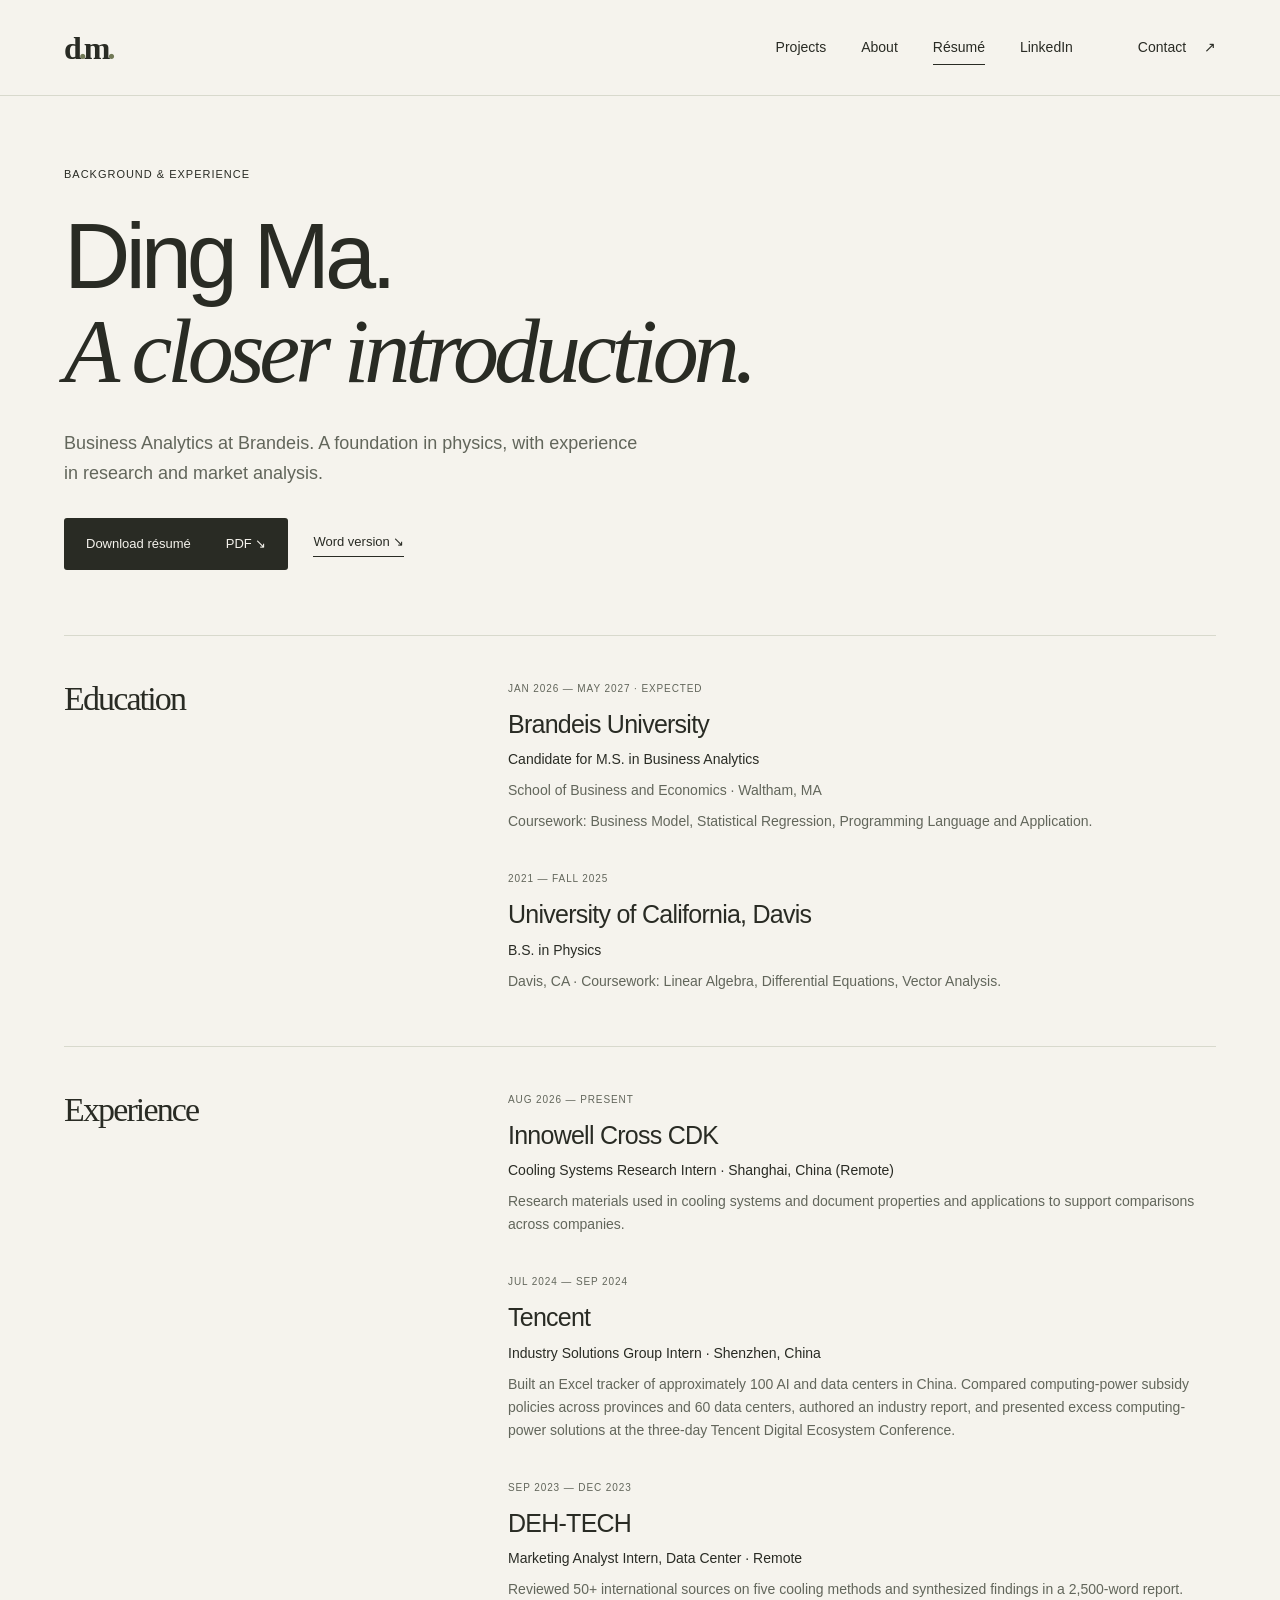
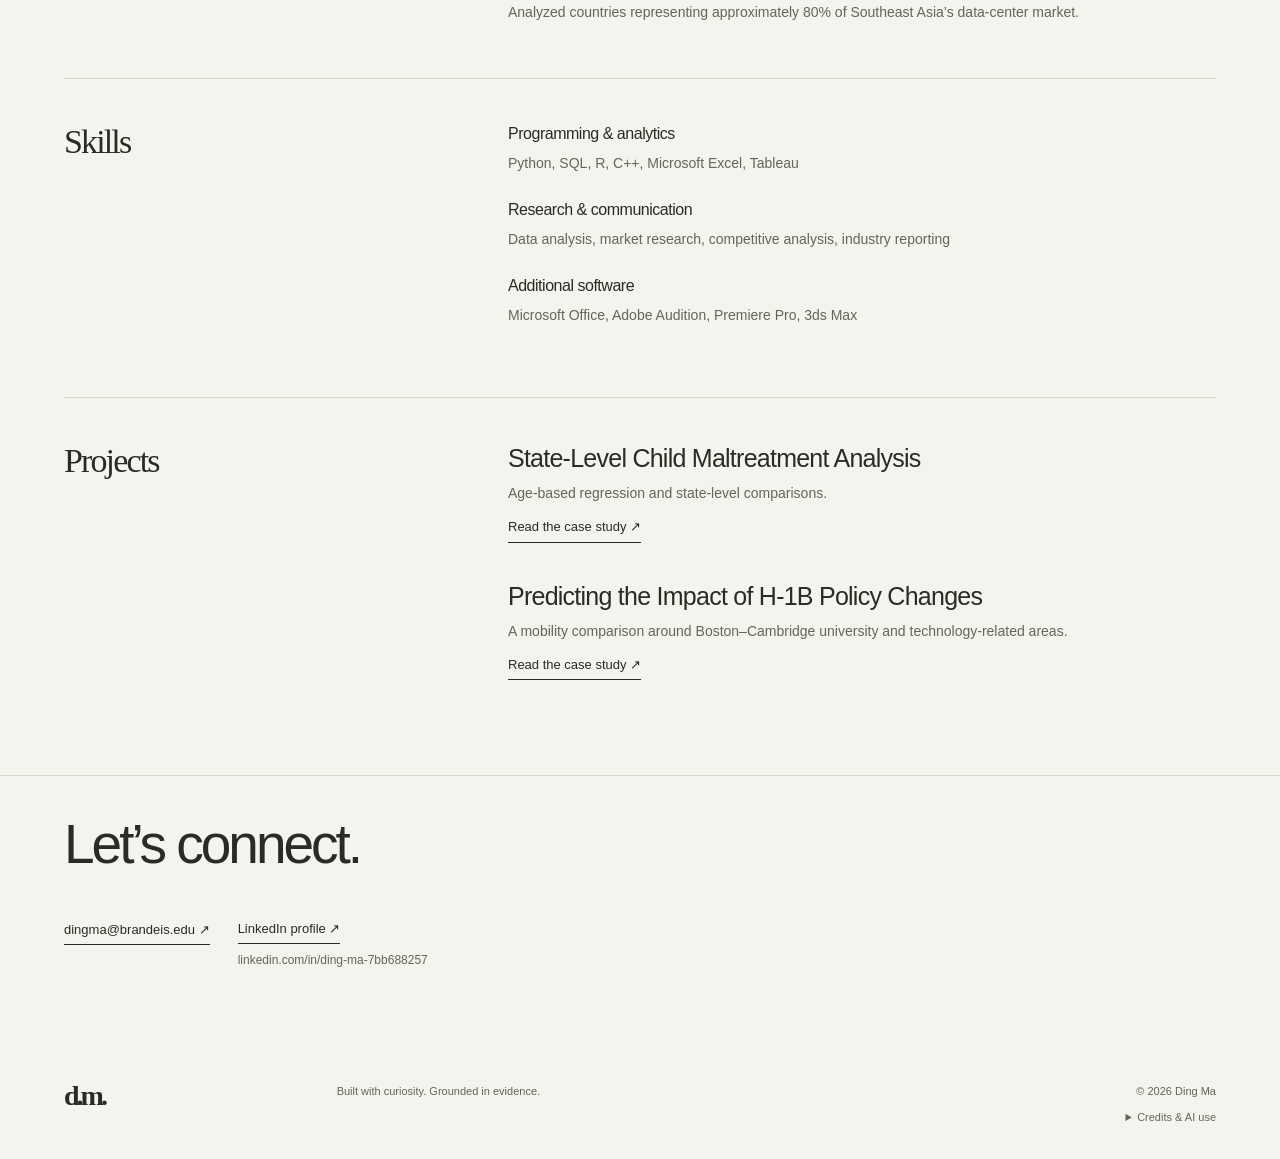
<file: resume.html>
<!doctype html><html lang="en"><head><meta charset="utf-8"><meta name="viewport" content="width=device-width,initial-scale=1"><meta name="description" content="Ding Ma’s education, research and industry experience, technical skills, and downloadable résumé."><meta name="theme-color" content="#f5f3ed"><meta property="og:title" content="Résumé &amp; experience — Ding Ma"><meta property="og:description" content="Ding Ma’s education, research and industry experience, technical skills, and downloadable résumé."><meta property="og:type" content="website"><link rel="icon" href="assets/favicon.svg" type="image/svg+xml"><link rel="stylesheet" href="styles.css?v=12b9121ecaf1"><title>Résumé &amp; experience — Ding Ma</title><script src="app.js" defer></script><meta property="og:url" content="https://dingma-lang.github.io/personal-portfolio/resume.html"><meta name="robots" content="noindex, nofollow, noimageindex"></head><body><a class="skip-link" href="#main">Skip to content</a><header class="header"><a class="brand" href="index.html" aria-label="Ding Ma home">d<span class="brand-dot">.</span>m<span class="brand-dot">.</span></a><nav id="navigation" aria-label="Main navigation"><a href="projects.html">Projects</a><a href="index.html#about">About</a><a href="resume.html" aria-current="page">Résumé</a><a class="nav-linkedin" href="https://www.linkedin.com/in/ding-ma-7bb688257" target="_blank" rel="noopener noreferrer">LinkedIn<span class="sr-only"> (opens in a new tab)</span></a><a class="nav-contact" href="index.html#contact">Contact <span aria-hidden="true">↗</span></a></nav></header><main id="main" tabindex="-1"><section class="page-intro wrap resume-intro"><p class="eyebrow">BACKGROUND &amp; EXPERIENCE</p><h1>Ding Ma.<br><em>A closer introduction.</em></h1><p class="intro-copy">Business Analytics at Brandeis. A foundation in physics, with experience in research and market analysis.</p><div class="button-row"><a class="button dark" href="assets/Ding-Ma-Resume.pdf" download>Download résumé <span>PDF ↘</span></a><a class="text-link" href="assets/Ding-Ma-Resume.docx" download>Word version ↘</a></div></section><div class="resume-content wrap"><section class="resume-row reveal"><h2>Education</h2><div><article class="experience"><p class="eyebrow">JAN 2026 — MAY 2027 · EXPECTED</p><h3>Brandeis University</h3><p class="role">Candidate for M.S. in Business Analytics</p><p>School of Business and Economics · Waltham, MA</p><p>Coursework: Business Model, Statistical Regression, Programming Language and Application.</p></article><article class="experience"><p class="eyebrow">2021 — FALL 2025</p><h3>University of California, Davis</h3><p class="role">B.S. in Physics</p><p>Davis, CA · Coursework: Linear Algebra, Differential Equations, Vector Analysis.</p></article></div></section><section class="resume-row reveal"><h2>Experience</h2><div><article class="experience"><p class="eyebrow">AUG 2026 — PRESENT</p><h3>Innowell Cross CDK</h3><p class="role">Cooling Systems Research Intern · Shanghai, China (Remote)</p><p>Research materials used in cooling systems and document properties and applications to support comparisons across companies.</p></article><article class="experience"><p class="eyebrow">JUL 2024 — SEP 2024</p><h3>Tencent</h3><p class="role">Industry Solutions Group Intern · Shenzhen, China</p><p>Built an Excel tracker of approximately 100 AI and data centers in China. Compared computing-power subsidy policies across provinces and 60 data centers, authored an industry report, and presented excess computing-power solutions at the three-day Tencent Digital Ecosystem Conference.</p></article><article class="experience"><p class="eyebrow">SEP 2023 — DEC 2023</p><h3>DEH-TECH</h3><p class="role">Marketing Analyst Intern, Data Center · Remote</p><p>Reviewed 50+ international sources on five cooling methods and synthesized findings in a 2,500-word report. Analyzed countries representing approximately 80% of Southeast Asia’s data-center market.</p></article></div></section><section class="resume-row reveal"><h2>Skills</h2><div class="resume-skills"><h3>Programming &amp; analytics</h3><p>Python, SQL, R, C++, Microsoft Excel, Tableau</p><h3>Research &amp; communication</h3><p>Data analysis, market research, competitive analysis, industry reporting</p><h3>Additional software</h3><p>Microsoft Office, Adobe Audition, Premiere Pro, 3ds Max</p></div></section><section class="resume-row reveal"><h2>Projects</h2><div><article class="experience"><h3>State-Level Child Maltreatment Analysis</h3><p>Age-based regression and state-level comparisons.</p><a class="text-link" href="child-maltreatment.html">Read the case study ↗</a></article><article class="experience"><h3>Predicting the Impact of H-1B Policy Changes</h3><p>A mobility comparison around Boston–Cambridge university and technology-related areas.</p><a class="text-link" href="boston-cambridge-mobility.html">Read the case study ↗</a></article></div></section></div><section class="resume-contact wrap reveal"><h2>Let’s connect.</h2><div class="resume-contact-links"><a class="text-link" href="mailto:dingma@brandeis.edu">dingma@brandeis.edu ↗</a><a class="linkedin-profile" href="https://www.linkedin.com/in/ding-ma-7bb688257" target="_blank" rel="noopener noreferrer"><span class="linkedin-label">LinkedIn profile <span aria-hidden="true">↗</span></span><span class="profile-url">linkedin.com/in/ding-ma-7bb688257</span><span class="sr-only"> (opens in a new tab)</span></a></div></section></main><footer class="footer"><a class="brand" href="index.html" aria-label="Ding Ma home">d.m.</a><p>Built with curiosity. Grounded in evidence.</p><div><span>© 2026 Ding Ma</span><details class="credits"><summary>Credits &amp; AI use</summary><p>AI assisted with website design, code, animations, and case-study editing. Summaries and figures draw on supplied coursework. Project summaries retain authorship and credits; the R project is joint work with Pauli Wang. Statistical results are reported from the supplied materials.</p></details></div></footer><dialog class="image-dialog"><button class="dialog-close" aria-label="Close enlarged chart">Close ×</button><img alt=""><p></p></dialog></body></html>
</file>
<file: styles.css>
@view-transition{navigation:auto}
:root{--paper:#f5f3ed;--ink:#292b24;--muted:#62665b;--line:#d8d9cd;--accent:#d7df86;--serif:Georgia,'Times New Roman',serif;--sans:'Helvetica Neue',Helvetica,Arial,sans-serif}
*{box-sizing:border-box}html{scroll-behavior:smooth;scroll-padding-top:105px}body{margin:0;background:var(--paper);color:var(--ink);font-family:var(--sans);font-size:16px;line-height:1.65}a{color:inherit;text-decoration:none}button{font:inherit;color:inherit}a,button{-webkit-tap-highlight-color:transparent}a:focus-visible,button:focus-visible,summary:focus-visible{outline:3px solid #657829;outline-offset:5px}::selection{background:var(--accent);color:var(--ink)}img{display:block;width:100%;height:auto}h1,h2,h3,p{margin-top:0}h1,h2{font-weight:400;letter-spacing:-.055em;line-height:1.03}h1 em,h2 em{font-family:var(--serif);font-weight:400}h3{font-weight:500;letter-spacing:-.03em;line-height:1.25}.wrap{max-width:1320px;margin:auto;padding-left:64px;padding-right:64px}.header{height:96px;padding:0 64px;max-width:1448px;margin:auto;display:flex;align-items:center;justify-content:space-between;border-bottom:1px solid var(--line)}.brand{font-family:var(--serif);font-weight:bold;font-size:32px;letter-spacing:-3px;line-height:1}.brand-dot{color:#717956}.header nav{display:flex;gap:35px;align-items:center;font-size:14px}.header nav a{position:relative}.header nav a::after{position:absolute;left:0;right:0;bottom:-6px;height:1px;background:var(--ink);content:'';transform:scaleX(0);transform-origin:left;transition:transform .2s}.header nav a:hover::after,.header nav a[aria-current]::after{transform:scaleX(1)}.nav-contact{margin-left:30px}.nav-contact span{margin-left:14px}.menu-toggle{display:none}.skip-link{position:fixed;top:10px;left:10px;transform:translateY(-200%);z-index:100;background:var(--ink);color:white;padding:12px}.skip-link:focus{transform:translateY(0)}.eyebrow,.hero-kicker,.tagline,.card-top,.hero-bottom,.art-coordinate,.art-label{font-size:11px;font-weight:500;letter-spacing:.09em;line-height:1.6}.eyebrow{margin-bottom:25px}.hero{padding-top:43px}.hero-kicker{display:flex;align-items:center;gap:10px}.hero-location{margin-left:auto;color:var(--muted)}.status-dot{width:6px;height:6px;background:#6e7b49;border-radius:50%}.hero-grid{display:grid;grid-template-columns:1.55fr 1fr;gap:32px;align-items:center;padding-top:64px;padding-bottom:64px}.hero h1{font-size:clamp(72px,8.7vw,126px);margin-bottom:30px}.hero-description{max-width:480px;font-size:17px;color:var(--muted);line-height:1.7;margin-bottom:28px}.button{display:inline-flex;align-items:center;justify-content:space-between;gap:35px;padding:15px 22px;border-radius:3px;font-size:13px;transition:background .2s,transform .2s}.button.dark{background:var(--ink);color:var(--paper)}.button.dark:hover{background:#464b39;transform:translateY(-2px)}.hero-art{position:relative;min-height:430px;overflow:hidden;background-image:linear-gradient(#292b2412 1px,transparent 1px),linear-gradient(90deg,#292b2412 1px,transparent 1px);background-size:45px 45px;border:1px solid var(--line)}.art-core{position:absolute;left:50%;top:47%;transform:translate(-50%,-50%) rotate(-12deg);width:176px;height:176px;background:var(--accent);border-radius:50%;display:flex;align-items:center;justify-content:center;font-family:var(--serif);font-size:76px;letter-spacing:-8px;box-shadow:0 12px 38px #272d2110}.art-core span{position:absolute;right:18px;top:10px;font-family:var(--sans);font-size:24px;letter-spacing:0}.orbit{position:absolute;left:50%;top:47%;width:320px;height:135px;border:1px solid #788356;border-radius:50%;transform:translate(-50%,-50%) rotate(-35deg)}.orbit-two{transform:translate(-50%,-50%) rotate(55deg);width:290px;height:136px}.art-coordinate{position:absolute;color:var(--muted)}.art-coordinate.top{top:20px;right:20px}.art-coordinate.bottom{bottom:22px;left:22px}.art-label{position:absolute;top:23px;left:22px}.art-note{position:absolute;bottom:22px;right:22px;font-size:12px;line-height:1.5;text-align:right}.hero-bottom{display:flex;justify-content:space-between;border-top:1px solid var(--line);padding-top:20px;padding-bottom:22px;color:var(--muted);letter-spacing:.05em}.hero-bottom a span{margin-left:20px}.work-section{padding-top:100px;padding-bottom:110px}.section-heading{display:grid;grid-template-columns:1.3fr 1fr;gap:110px;align-items:end;margin-bottom:45px}.section-heading h2,.about-section h2{font-size:64px;margin:0}.section-heading>p{max-width:365px;line-height:1.8;color:var(--muted);margin-bottom:5px}.project-grid{display:grid;grid-template-columns:1fr 1fr;gap:30px}.project-card{border:1px solid var(--line);background:#eeeee5;transition:border-color .25s}.project-card.mobility{background:#eeedf3;margin-top:62px}.card-link{display:block;height:100%}.card-top{display:flex;justify-content:space-between;padding:24px 25px 0;font-size:10px;color:var(--muted)}.card-visual{padding:26px 22px 0;overflow:hidden}.card-visual img{transition:transform .4s cubic-bezier(.2,.7,.2,1);aspect-ratio:760/352;object-fit:contain}.project-card:hover .card-visual img{transform:scale(1.025)}.card-info{padding:30px 25px}.tagline{letter-spacing:.03em;color:var(--muted);margin-bottom:16px;font-size:11px}.card-title{display:flex;gap:20px;align-items:flex-start;justify-content:space-between}.card-title h3{font-size:31px;line-height:1.15;max-width:340px;margin-bottom:20px}.round-arrow{display:flex;align-items:center;justify-content:center;flex-shrink:0;width:35px;height:35px;border:1px solid #a9ad9c;border-radius:50%;transition:background .2s,transform .2s}.project-card:hover .round-arrow{background:var(--accent);transform:rotate(10deg)}.card-info>p{color:var(--muted);font-size:14px;line-height:1.75;max-width:385px}.text-link{display:inline-flex;align-items:center;gap:18px;font-size:13px;border-bottom:1px solid var(--ink);padding-bottom:4px;transition:gap .2s}.text-link:hover{gap:24px}.all-work{margin-top:36px}.about-section{border-top:1px solid var(--line);border-bottom:1px solid var(--line);background:#eaece2;padding:90px 0}.about-grid{display:grid;grid-template-columns:1.2fr 1fr;gap:100px}.about-section h2{font-size:58px}.about-mark{font-family:var(--serif);font-size:63px;color:#727b51;margin-top:66px;font-style:italic}.about-mark span{font-family:var(--sans);font-size:34px;margin:0 24px}.about-copy>p{color:var(--muted);font-size:15px}.about-copy .large-copy{font-size:25px;color:var(--ink);line-height:1.5}.skills{margin-top:38px;border-top:1px solid #c8ccbb;padding-top:25px}.skills .eyebrow{margin-bottom:18px}.skills>div{display:flex;flex-wrap:wrap;gap:9px}.skills span{font-size:12px;padding:6px 13px;border:1px solid #b9c0ac;border-radius:30px}.approach{padding-top:86px;padding-bottom:100px}.approach-grid{display:grid;grid-template-columns:repeat(3,1fr);gap:50px}.step{font-family:var(--serif);font-size:39px;color:#6a744b;display:block;margin:10px 0 25px}.approach-grid h3{font-size:24px}.approach-grid p{font-size:14px;color:var(--muted);max-width:290px}.contact-section{background:var(--ink);color:var(--paper);padding:78px 0 70px}.contact-section .eyebrow{color:#c1c5a9}.contact-section h2{font-size:110px;margin:30px 0 45px}.contact-section h2 em{color:var(--accent)}.contact-bottom{display:flex;justify-content:space-between;align-items:end}.contact-bottom p{font-size:14px;color:#c4c8b9;margin:0}.contact-bottom>div{display:flex;flex-direction:column;align-items:flex-start;gap:12px}.contact-email{font-size:26px;letter-spacing:-.02em;border-bottom:1px solid #7c8270;padding-bottom:9px}.contact-email span{margin-left:30px}.contact-section .text-link{border-color:#7c8270}.footer{display:grid;grid-template-columns:1fr 2fr 1.5fr;gap:30px;align-items:start;padding:33px 64px;font-size:11px;color:var(--muted);max-width:1448px;margin:auto}.footer .brand{font-size:28px;color:var(--ink)}.footer p{margin:0}.footer>div{text-align:right}.credits{margin-top:7px}.credits summary{cursor:pointer}.credits p{text-align:left;max-width:340px;padding-top:15px;font-size:12px;line-height:1.7}.page-intro{padding-top:70px;padding-bottom:65px}.page-intro h1{font-size:92px;margin-bottom:30px}.intro-copy{max-width:580px;color:var(--muted);font-size:18px}.index-projects{padding-bottom:100px}.index-projects .mobility{margin-top:0}.index-note{display:grid;grid-template-columns:1fr 2fr;gap:70px;border-top:1px solid var(--line);margin-top:70px;padding-top:35px;font-size:14px;color:var(--muted)}.study-hero{padding-top:32px;padding-bottom:50px}.back-link{font-size:12px;display:inline-block;margin-bottom:44px;color:var(--muted)}.study-hero h1{font-size:94px;margin:20px 0 30px}.study-deck{max-width:600px;font-size:21px;line-height:1.5;color:var(--muted);margin-bottom:26px}.study-stats{display:grid;grid-template-columns:repeat(3,1fr);border-top:1px solid var(--line);border-bottom:1px solid var(--line);margin-top:45px;padding:28px 0;gap:30px}.study-stats strong{font-size:42px;font-family:var(--serif);font-weight:400;display:block;line-height:1.25}.study-stats span{font-size:12px;color:var(--muted)}.study-layout{display:grid;grid-template-columns:190px 1fr;gap:70px}.study-nav{align-self:start;position:sticky;top:30px;padding-top:22px}.study-nav a{display:block;font-size:12px;color:var(--muted);margin-bottom:13px}.study-nav a:hover{color:var(--ink);text-decoration:underline}.study-nav .eyebrow{font-size:10px}.study-section{padding-top:25px;padding-bottom:45px;scroll-margin-top:15px}.study-section h2{font-size:47px;line-height:1.08;letter-spacing:-.04em;margin-bottom:25px}.study-section p{color:var(--muted);font-size:16px;line-height:1.85}.study-section .eyebrow{font-size:11px;color:var(--ink);margin-bottom:25px}.attribution{border-left:2px solid #a0af75;padding:10px 0 10px 20px;margin-top:25px}.attribution strong{font-size:12px;font-weight:500}.attribution p{font-size:12px;margin:5px 0 0}.method-line{display:flex;align-items:center;justify-content:space-between;gap:16px;border-top:1px solid var(--line);border-bottom:1px solid var(--line);padding:18px 0;margin-top:28px;font-size:12px}.study-figure{margin:32px 0}.chart-zoom{display:block;position:relative;border:1px solid var(--line);background:#fff;padding:12px}.chart-zoom:has(img[src$="svg"]){padding:0}.chart-zoom img{max-height:700px;object-fit:contain}.zoom-label{position:absolute;bottom:12px;right:12px;padding:4px 9px;background:var(--paper);font-size:10px;border:1px solid var(--line);opacity:0;transition:opacity .2s}.chart-zoom:hover .zoom-label,.chart-zoom:focus-visible .zoom-label{opacity:1}.study-figure figcaption{font-size:12px;color:var(--muted);line-height:1.7;margin-top:13px}.finding-grid{display:grid;grid-template-columns:1fr 1fr;border-top:1px solid var(--line);border-bottom:1px solid var(--line);margin:32px 0;padding:28px 0;gap:30px}.finding-grid strong{font-size:39px;font-family:var(--serif);font-weight:400}.finding-grid h3{font-size:16px;margin:12px 0}.finding-grid p{font-size:13px;margin-bottom:0}.takeaway{padding:28px 30px;background:#e5eadb;margin-top:30px}.takeaway p{font-family:var(--serif);font-size:26px;line-height:1.35;color:var(--ink);margin:0}.takeaway .eyebrow{display:block;margin-bottom:15px;font-family:var(--sans)}.limitation-list{padding-left:20px;color:var(--muted);font-size:15px;line-height:1.8}.limitation-list li{padding-left:5px;margin-bottom:16px}.artifact-links{border-top:1px solid var(--line);margin-bottom:22px}.artifact-links a{display:flex;justify-content:space-between;gap:20px;border-bottom:1px solid var(--line);padding:18px 0;font-size:14px}.artifact-links a:hover{color:#53682b}.artifact-links span{font-size:11px;white-space:nowrap}.study-section .source-note{font-size:12px;line-height:1.8}.source-links{display:flex;flex-direction:column;gap:8px;font-size:12px;text-decoration:underline;text-underline-offset:4px}.table-scroll{overflow-x:auto;margin:30px 0}table{width:100%;border-collapse:collapse;text-align:left;font-size:13px}caption{text-align:left;font-size:12px;color:var(--muted);padding-bottom:12px}th,td{padding:14px 10px;border-bottom:1px solid var(--line);font-weight:400}thead th{font-size:11px;background:#eae8f0}td{text-align:right}tbody th{font-weight:500}.mobility~.study-layout .takeaway{background:#e6e3f1}.technical-detail{margin-top:20px;border-bottom:1px solid var(--line);padding-bottom:15px}.technical-detail summary{font-size:13px;cursor:pointer}.technical-detail p{font-size:13px;margin:15px 0 0}.next-project{padding-top:50px;padding-bottom:80px;border-top:1px solid var(--line);margin-top:35px}.next-project>a{font-family:var(--serif);font-size:47px;letter-spacing:-.04em;line-height:1.25;display:flex;justify-content:space-between;align-items:center;gap:25px}.next-project>a:hover{color:#637744}.button-row{display:flex;align-items:center;gap:25px;margin-top:30px}.resume-content{padding-bottom:50px}.resume-row{display:grid;grid-template-columns:1fr 2fr;gap:90px;padding:45px 0;border-top:1px solid var(--line)}.resume-row h2{font-family:var(--serif);font-size:34px}.experience{margin-bottom:38px}.experience:last-child{margin-bottom:0}.experience .eyebrow{margin-bottom:12px;color:var(--muted);font-size:10px}.experience h3{font-size:25px;margin:0 0 8px}.experience p{font-size:14px;color:var(--muted);margin-bottom:8px}.experience .role{color:var(--ink);font-size:14px}.resume-skills h3{font-size:16px;margin-bottom:8px}.resume-skills p{font-size:14px;color:var(--muted);margin-bottom:25px}.resume-contact{padding-top:40px;padding-bottom:80px;border-top:1px solid var(--line)}.resume-contact h2{font-size:55px}.image-dialog{border:none;padding:48px 20px 20px;width:min(1100px,94vw);max-height:90vh;background:var(--paper);color:var(--ink)}.image-dialog::backdrop{background:#20251ccb;backdrop-filter:blur(4px)}.image-dialog img{max-height:70vh;object-fit:contain}.image-dialog p{font-size:12px;line-height:1.6;margin:15px 0 0;color:var(--muted)}.dialog-close{position:absolute;right:15px;top:10px;border:0;background:none;cursor:pointer;font-size:13px;padding:6px}.sr-only{position:absolute;width:1px;height:1px;padding:0;margin:-1px;overflow:hidden;clip:rect(0,0,0,0);white-space:nowrap;border:0}.reveal.is-revealing{animation:reveal .55s cubic-bezier(.2,.7,.2,1) both}.hero-grid>div:first-child{animation:reveal .65s ease both}.hero-art{animation:reveal .8s ease both}@keyframes reveal{from{opacity:0;transform:translateY(18px)}to{opacity:1;transform:translateY(0)}}::view-transition-old(root){animation:fade-out .15s ease both}::view-transition-new(root){animation:fade-in .25s ease both}@keyframes fade-out{to{opacity:0}}@keyframes fade-in{from{opacity:0}}
@media(min-width:1500px){.hero h1{font-size:126px}}
@media(max-width:1100px){.wrap{padding-left:40px;padding-right:40px}.header{padding:0 40px}.hero h1{font-size:90px}.hero-grid{gap:24px}.hero-art{min-height:360px}.art-core{width:140px;height:140px;font-size:65px}.orbit{width:255px}.orbit-two{width:240px}.section-heading{gap:55px}.section-heading h2{font-size:56px}.about-grid{gap:55px}.about-section h2{font-size:48px}.study-layout{gap:40px;grid-template-columns:160px 1fr}.study-hero h1{font-size:84px}.card-title h3{font-size:28px}.footer{padding:33px 40px}}
@media(max-width:800px){.wrap{padding-left:25px;padding-right:25px}.header{padding:0 25px;height:80px}.header nav{gap:22px}.nav-contact{margin-left:0}.hero-grid{grid-template-columns:1fr;padding-top:45px;padding-bottom:40px}.hero h1{font-size:100px}.hero-art{display:none}.hero-description{max-width:540px}.work-section{padding-top:65px;padding-bottom:70px}.section-heading{gap:35px}.section-heading h2{font-size:48px}.section-heading>p{font-size:14px}.project-grid{gap:18px}.card-top{padding:18px 16px 0;font-size:8px}.card-visual{padding:22px 12px 0}.card-info{padding:25px 17px}.card-title h3{font-size:25px}.card-title{gap:8px}.round-arrow{width:28px;height:28px}.card-info>p{font-size:13px}.tagline{font-size:10px}.about-grid{grid-template-columns:1fr;gap:40px}.about-mark{display:none}.about-section{padding:60px 0}.about-section h2{font-size:56px}.approach{padding-top:60px;padding-bottom:65px}.approach-grid{gap:25px}.approach-grid h3{font-size:21px}.contact-section h2{font-size:88px}.contact-email{font-size:21px}.contact-email span{margin-left:15px}.footer{padding:28px 25px;grid-template-columns:.5fr 1.1fr 1.5fr;gap:20px}.page-intro h1{font-size:72px}.study-hero h1{font-size:76px}.study-layout{grid-template-columns:1fr;gap:0}.study-nav{position:static;display:flex;flex-wrap:wrap;gap:14px;padding:0 0 25px;border-bottom:1px solid var(--line);margin-bottom:25px}.study-nav .eyebrow{display:none}.study-nav a{margin:0;font-size:11px}.study-section h2{font-size:45px}.resume-row{gap:45px;grid-template-columns:1fr 2fr}.next-project>a{font-size:38px}}
@media(max-width:580px){html{scroll-padding-top:30px}.header{position:relative;height:74px;align-items:center}.header nav{display:flex;gap:13px;font-size:11px}.header .nav-contact{display:none}.brand{font-size:28px}.hero{padding-top:29px}.hero-kicker{font-size:9px;letter-spacing:.06em}.hero-location{font-size:8px}.hero-grid{padding-top:43px;padding-bottom:39px}.hero h1{font-size:clamp(60px,14vw,80px);margin-bottom:24px}.hero-description{font-size:15px;line-height:1.75;margin-bottom:25px}.button{padding:14px 19px}.hero-bottom{font-size:8px;gap:12px;padding:18px 0}.hero-bottom a{white-space:nowrap}.hero-bottom a span{margin-left:8px}.section-heading{grid-template-columns:1fr;gap:24px;margin-bottom:32px}.section-heading h2{font-size:46px}.section-heading>p{max-width:none;margin:0;font-size:14px}.eyebrow{font-size:10px;margin-bottom:20px}.project-grid{grid-template-columns:1fr;gap:25px}.project-card.mobility{margin-top:0}.card-top{padding:20px 20px 0;font-size:9px}.card-visual{padding:24px 16px 0}.card-info{padding:25px 20px}.card-title h3{font-size:29px;max-width:280px}.card-info>p{font-size:14px}.tagline{font-size:10px}.round-arrow{width:32px;height:32px}.about-section h2{font-size:45px}.about-copy .large-copy{font-size:23px}.about-copy>p{font-size:14px}.approach-grid{grid-template-columns:1fr;gap:28px}.approach-grid>div{display:grid;grid-template-columns:44px 1fr;column-gap:18px;border-top:1px solid var(--line);padding-top:24px}.step{grid-row:1/3;font-size:28px;margin:0}.approach-grid h3{font-size:22px;margin-bottom:10px}.approach-grid p{margin:0;max-width:none}.contact-section{padding:53px 0}.contact-section h2{font-size:73px;margin-bottom:35px}.contact-bottom{flex-direction:column;align-items:flex-start;gap:32px}.contact-email{font-size:20px}.footer{grid-template-columns:1fr 2fr;padding:26px 25px;gap:15px}.footer>p{text-align:right;font-size:10px}.footer>div{grid-column:1/-1;text-align:left;display:flex;justify-content:space-between;gap:20px}.credits{margin:0;text-align:right;max-width:230px}.credits p{font-size:11px}.page-intro{padding-top:46px;padding-bottom:42px}.page-intro h1{font-size:clamp(47px,12vw,67px);margin-bottom:25px}.intro-copy{font-size:16px}.index-projects{padding-bottom:60px}.index-note{grid-template-columns:1fr;gap:15px;margin-top:40px;padding-top:25px}.index-note p{margin:0}.study-hero{padding-top:25px;padding-bottom:28px}.back-link{margin-bottom:35px}.study-hero h1{font-size:clamp(49px,12.5vw,70px);margin-top:20px}.study-deck{font-size:18px}.study-stats{gap:12px;margin-top:30px;padding:22px 0}.study-stats strong{font-size:30px}.study-stats span{font-size:10px;line-height:1.5;display:block;margin-top:6px}.study-nav{gap:9px 15px}.study-nav a{font-size:10px}.study-section{padding-top:15px;padding-bottom:35px}.study-section h2{font-size:36px}.study-section p{font-size:14px}.study-section .attribution p{font-size:12px}.method-line{font-size:10px;gap:6px}.finding-grid{gap:22px}.finding-grid strong{font-size:30px}.finding-grid h3{font-size:14px}.finding-grid p{font-size:12px}.study-figure figcaption{font-size:11px}.chart-zoom{padding:5px}.zoom-label{opacity:1;bottom:4px;right:4px;font-size:8px;padding:2px 5px}.takeaway{padding:24px}.takeaway p{font-size:23px}.limitation-list{font-size:13px}.artifact-links a{font-size:12px;gap:10px}.artifact-links span{font-size:10px}.next-project{padding-top:35px;padding-bottom:50px;margin-top:10px}.next-project>a{font-size:32px}.resume-row{grid-template-columns:1fr;gap:20px;padding:30px 0}.resume-row h2{font-size:30px;margin:0}.experience{margin-bottom:30px}.experience h3{font-size:23px}.experience p{font-size:13px}.button-row{align-items:flex-start;flex-direction:column;gap:18px}.resume-contact h2{font-size:43px}.image-dialog{padding:43px 10px 12px}.image-dialog p{font-size:11px}}

.linkedin-profile{display:inline-flex;flex-direction:column;align-items:flex-start;gap:7px;font-size:13px;line-height:1.55;max-width:100%}.linkedin-label{border-bottom:1px solid var(--ink);padding-bottom:4px}.profile-url{font-size:12px;color:var(--muted);overflow-wrap:anywhere}.contact-section .linkedin-label{border-color:#7c8270}.contact-section .profile-url{color:#c4c8b9}.resume-contact-links{display:flex;flex-wrap:wrap;align-items:flex-start;gap:28px}
@media(max-width:580px){.header nav{gap:10px}.header .nav-contact{display:inline-block}.header .nav-contact span{display:none}.resume-contact-links{flex-direction:column;gap:22px}}
@media(max-width:360px){.header nav{font-size:10px;gap:9px}}
/* Personal portrait: the supplied photo stays visible at every screen size. */
.hero-art.hero-portrait{display:flex;flex-direction:column;gap:16px;min-height:0;margin:0;padding:18px 18px 15px;align-self:center}
.hero-portrait img{display:block;width:100%;height:auto;aspect-ratio:1122/1402;border-radius:46% 46% 4px 4px}
.hero-portrait figcaption{display:flex;justify-content:space-between;align-items:center;gap:16px;font-size:12px;line-height:1.5}
.portrait-name{font-size:10px;font-weight:600;letter-spacing:.12em}
.hero-portrait figcaption>span:last-child{text-align:right}
@media(max-width:800px){.hero-art.hero-portrait{width:min(100%,360px);justify-self:center;margin-top:8px}}
@media(max-width:580px){.hero-art.hero-portrait{width:min(100%,320px);padding:14px 14px 12px;gap:12px}.hero-portrait figcaption{font-size:11px}}
@media(prefers-reduced-motion:reduce){html{scroll-behavior:auto}*,*::before,*::after{animation:none!important;transition:none!important}.reveal{opacity:1;transform:none}::view-transition-old(root),::view-transition-new(root){animation:none!important}}
</file>
